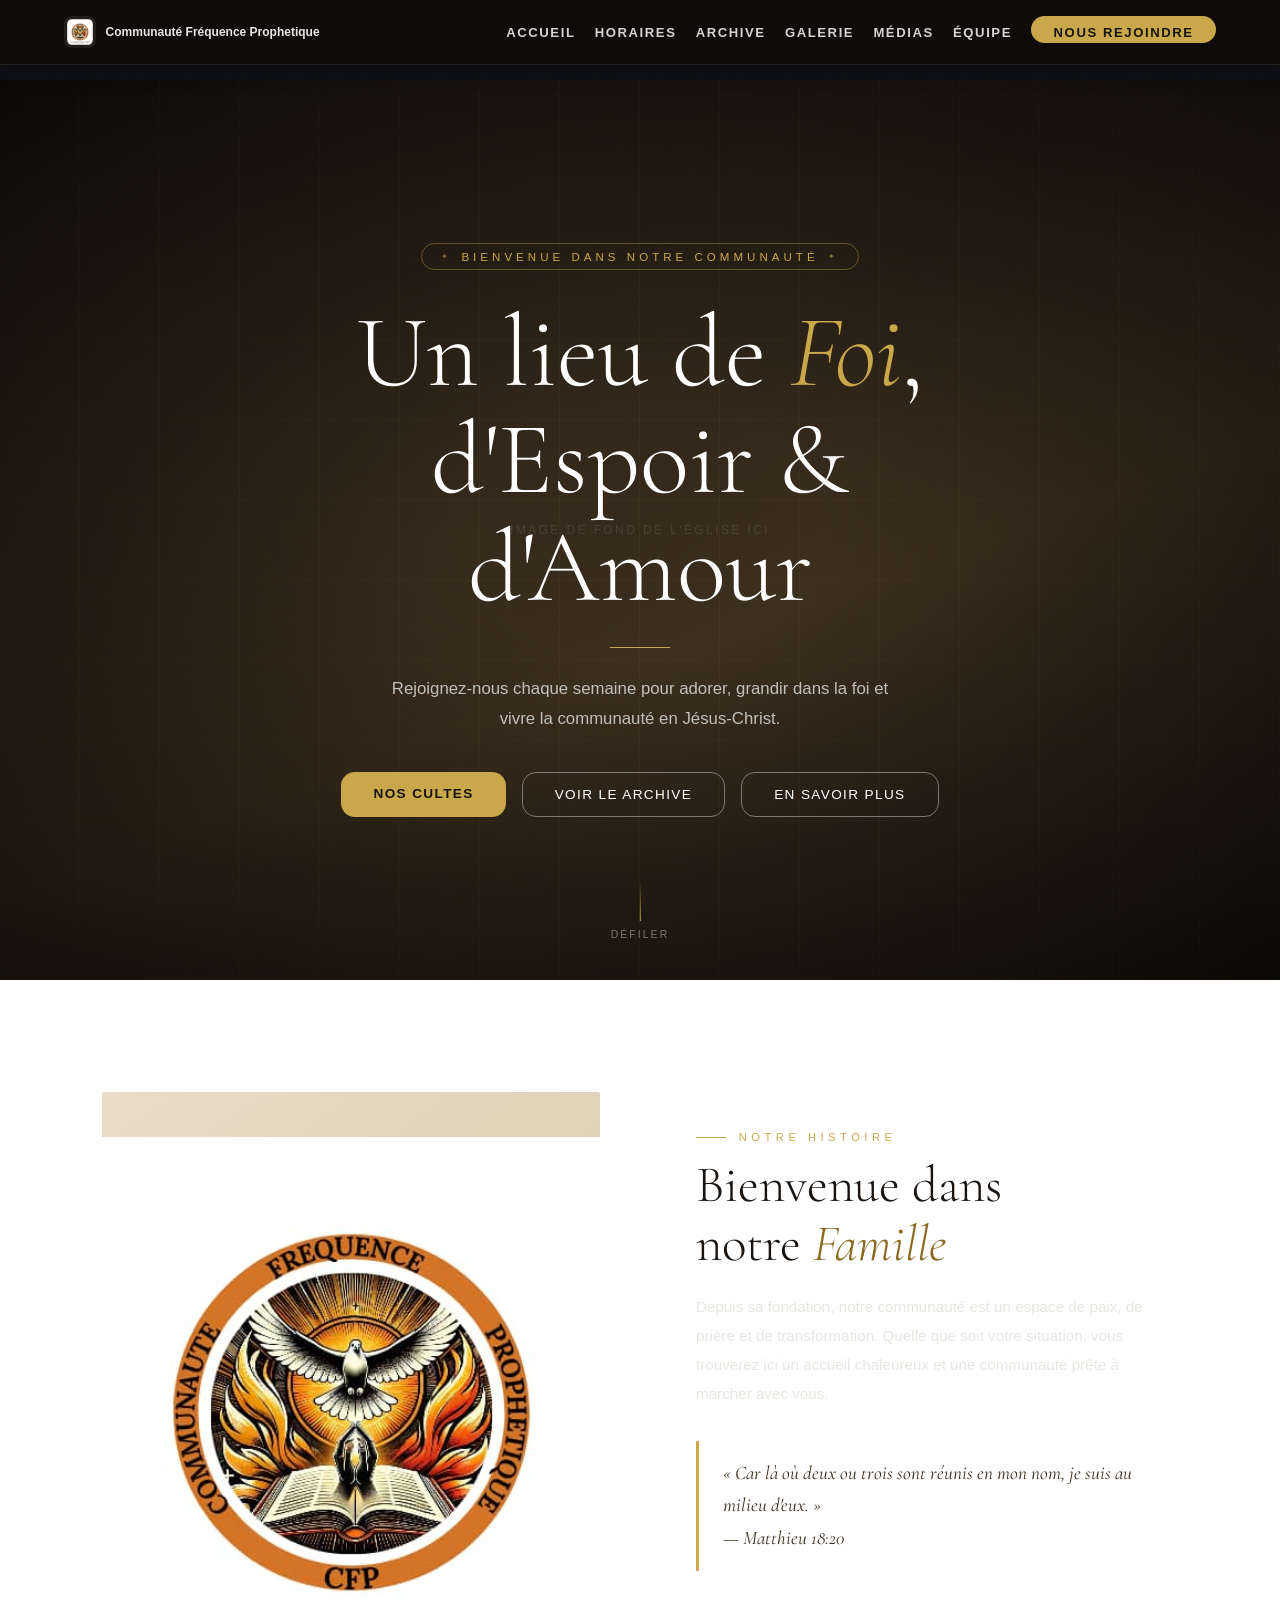
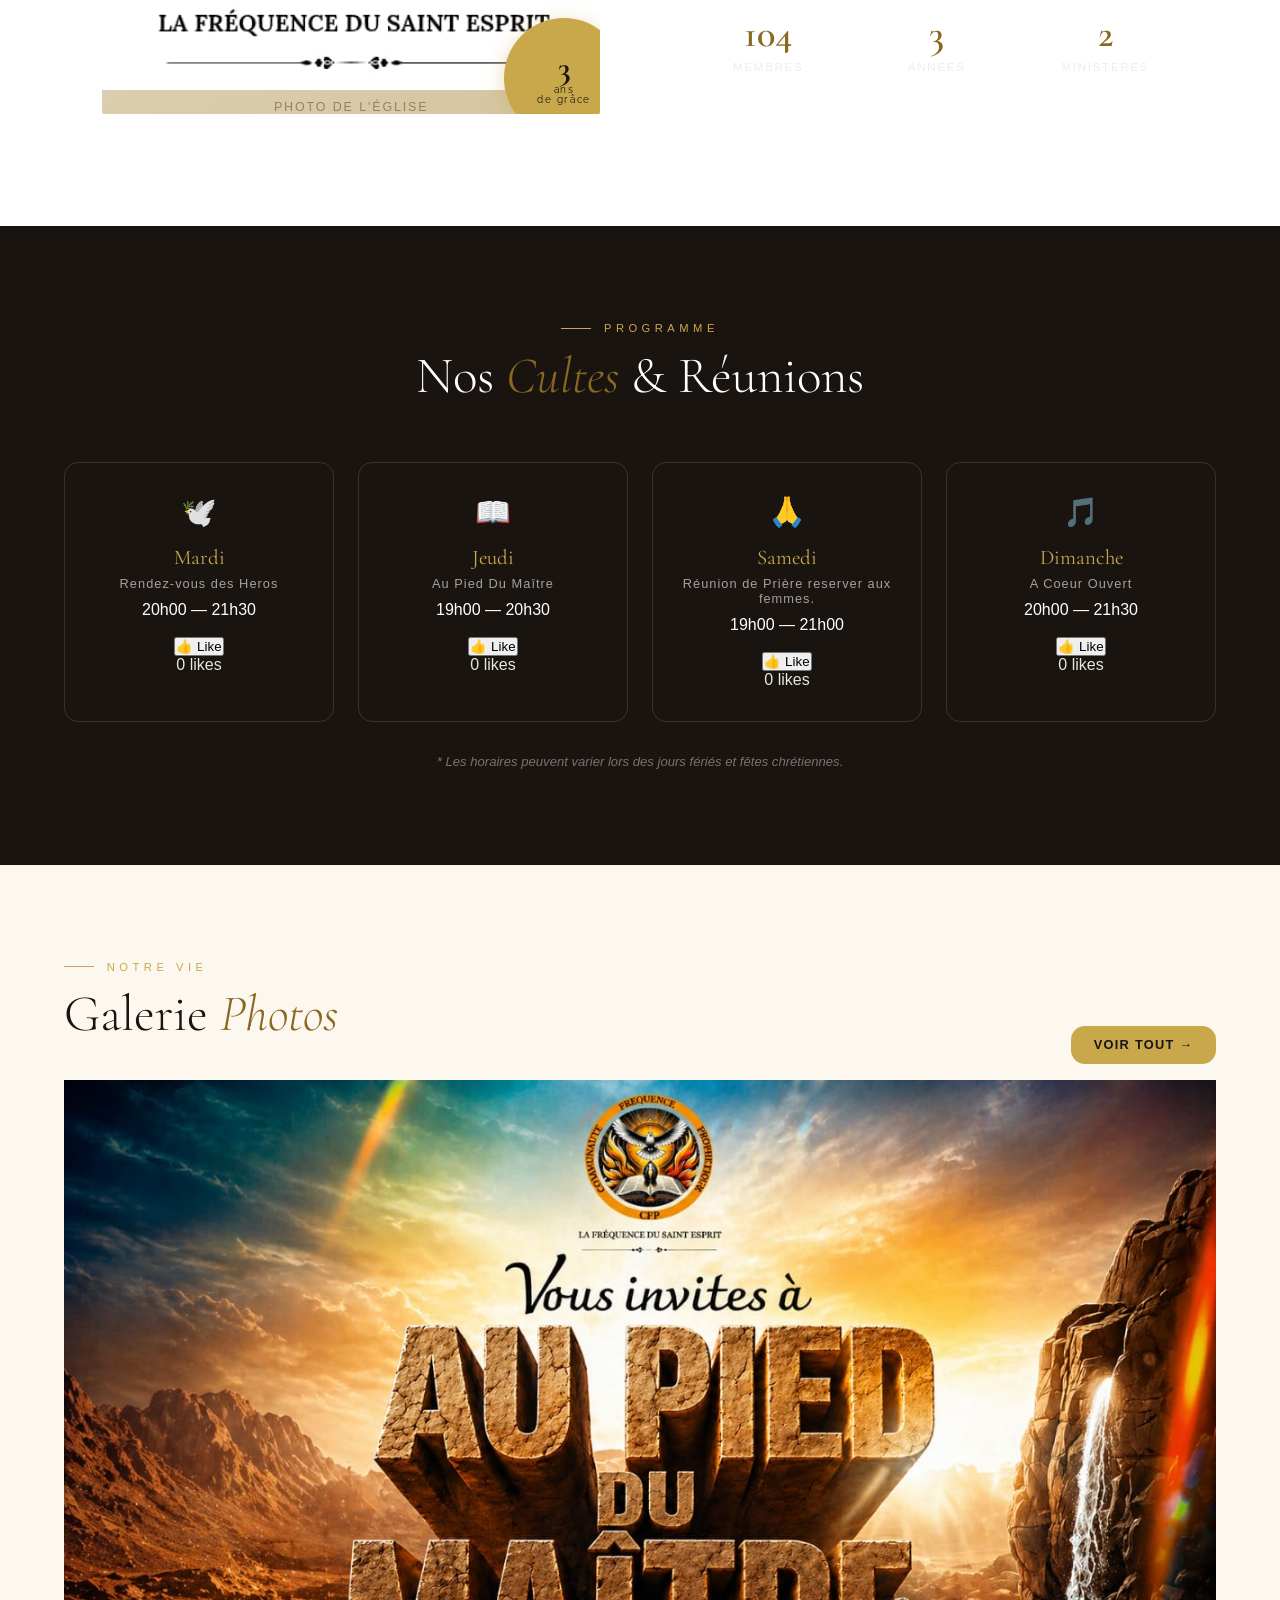
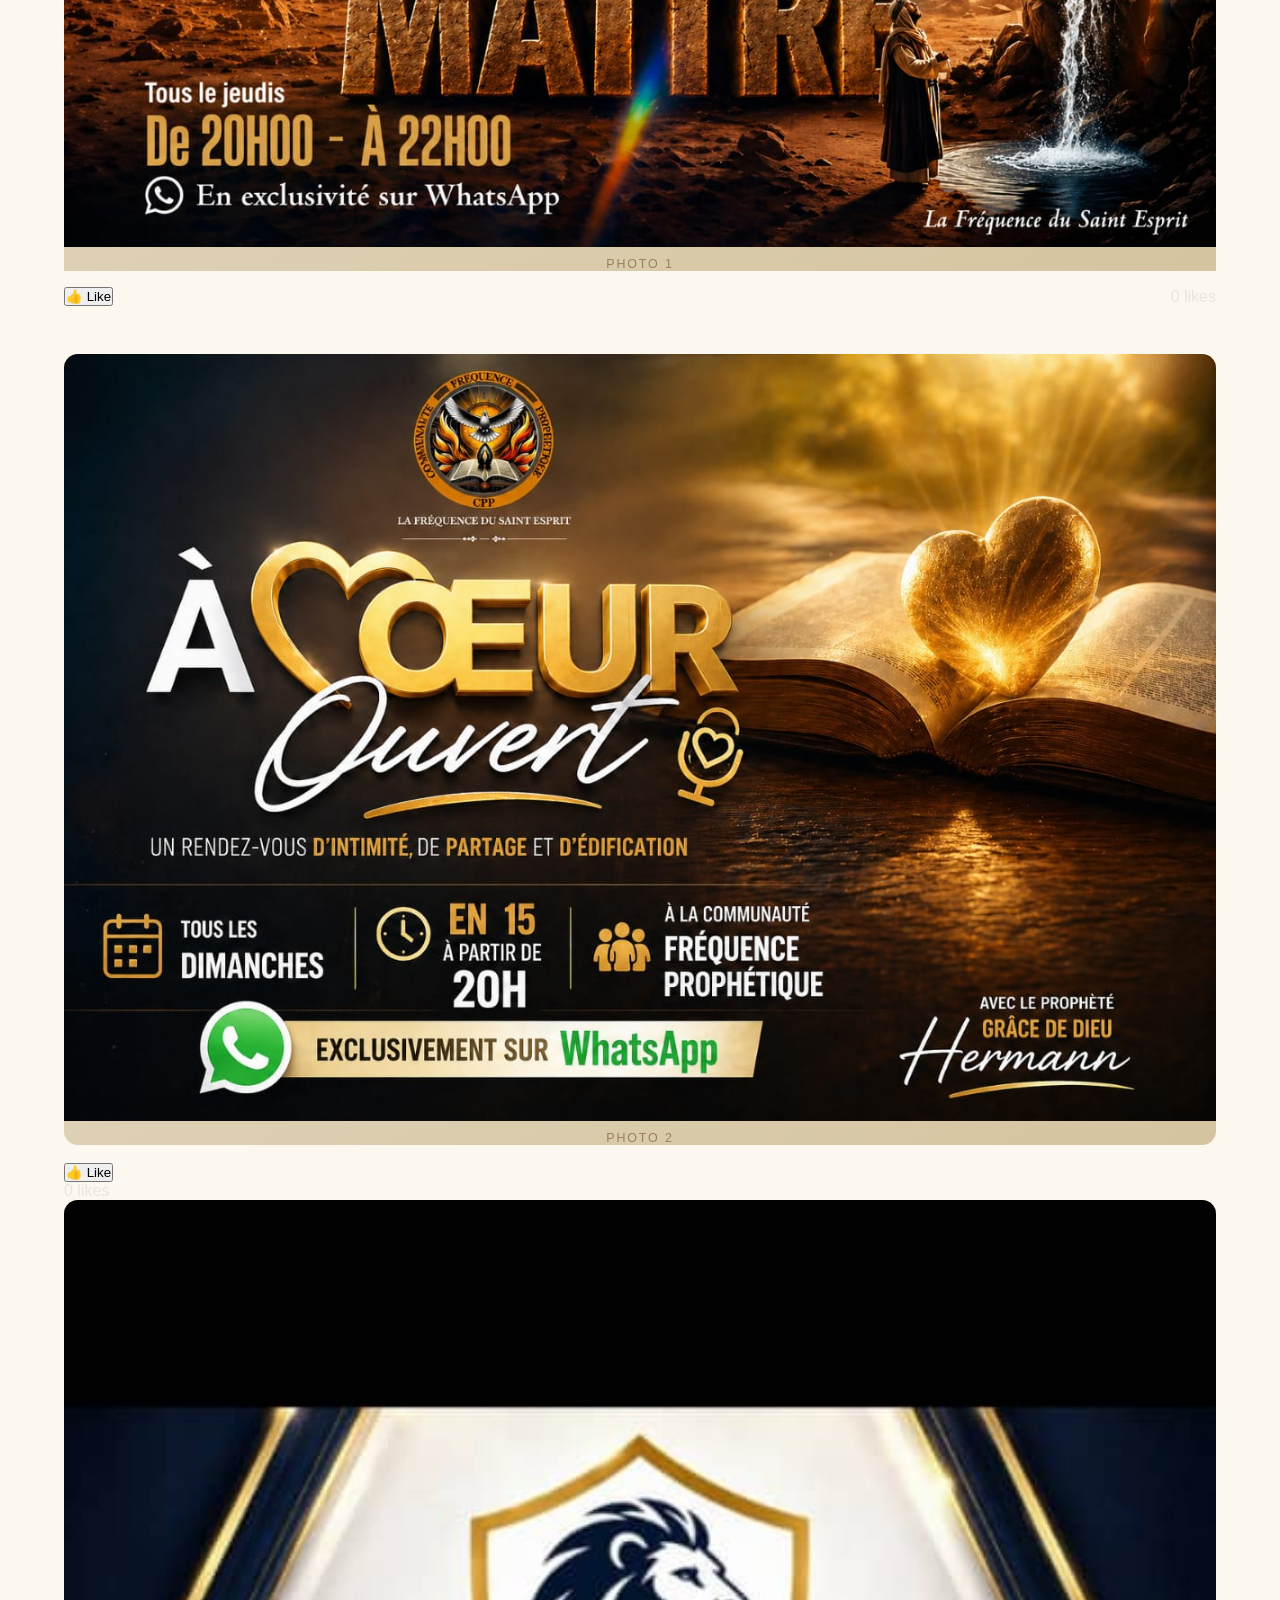
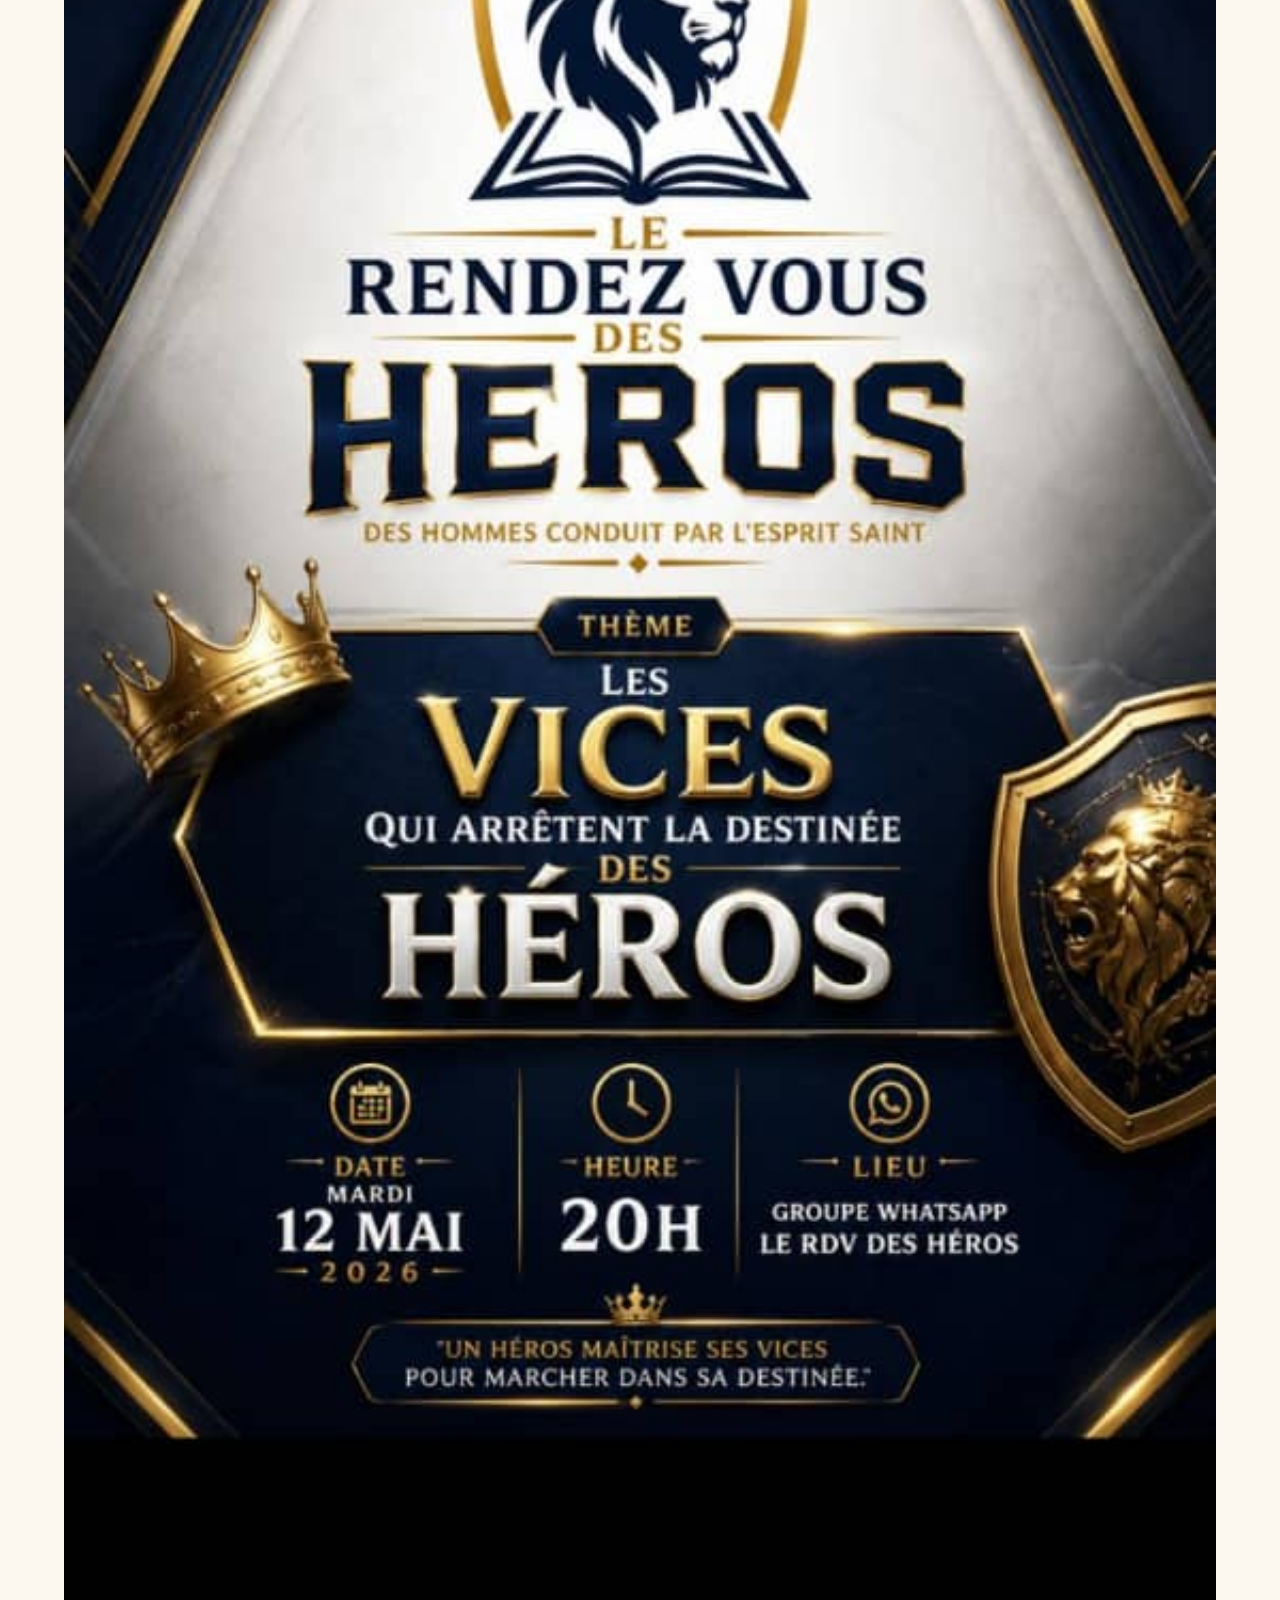
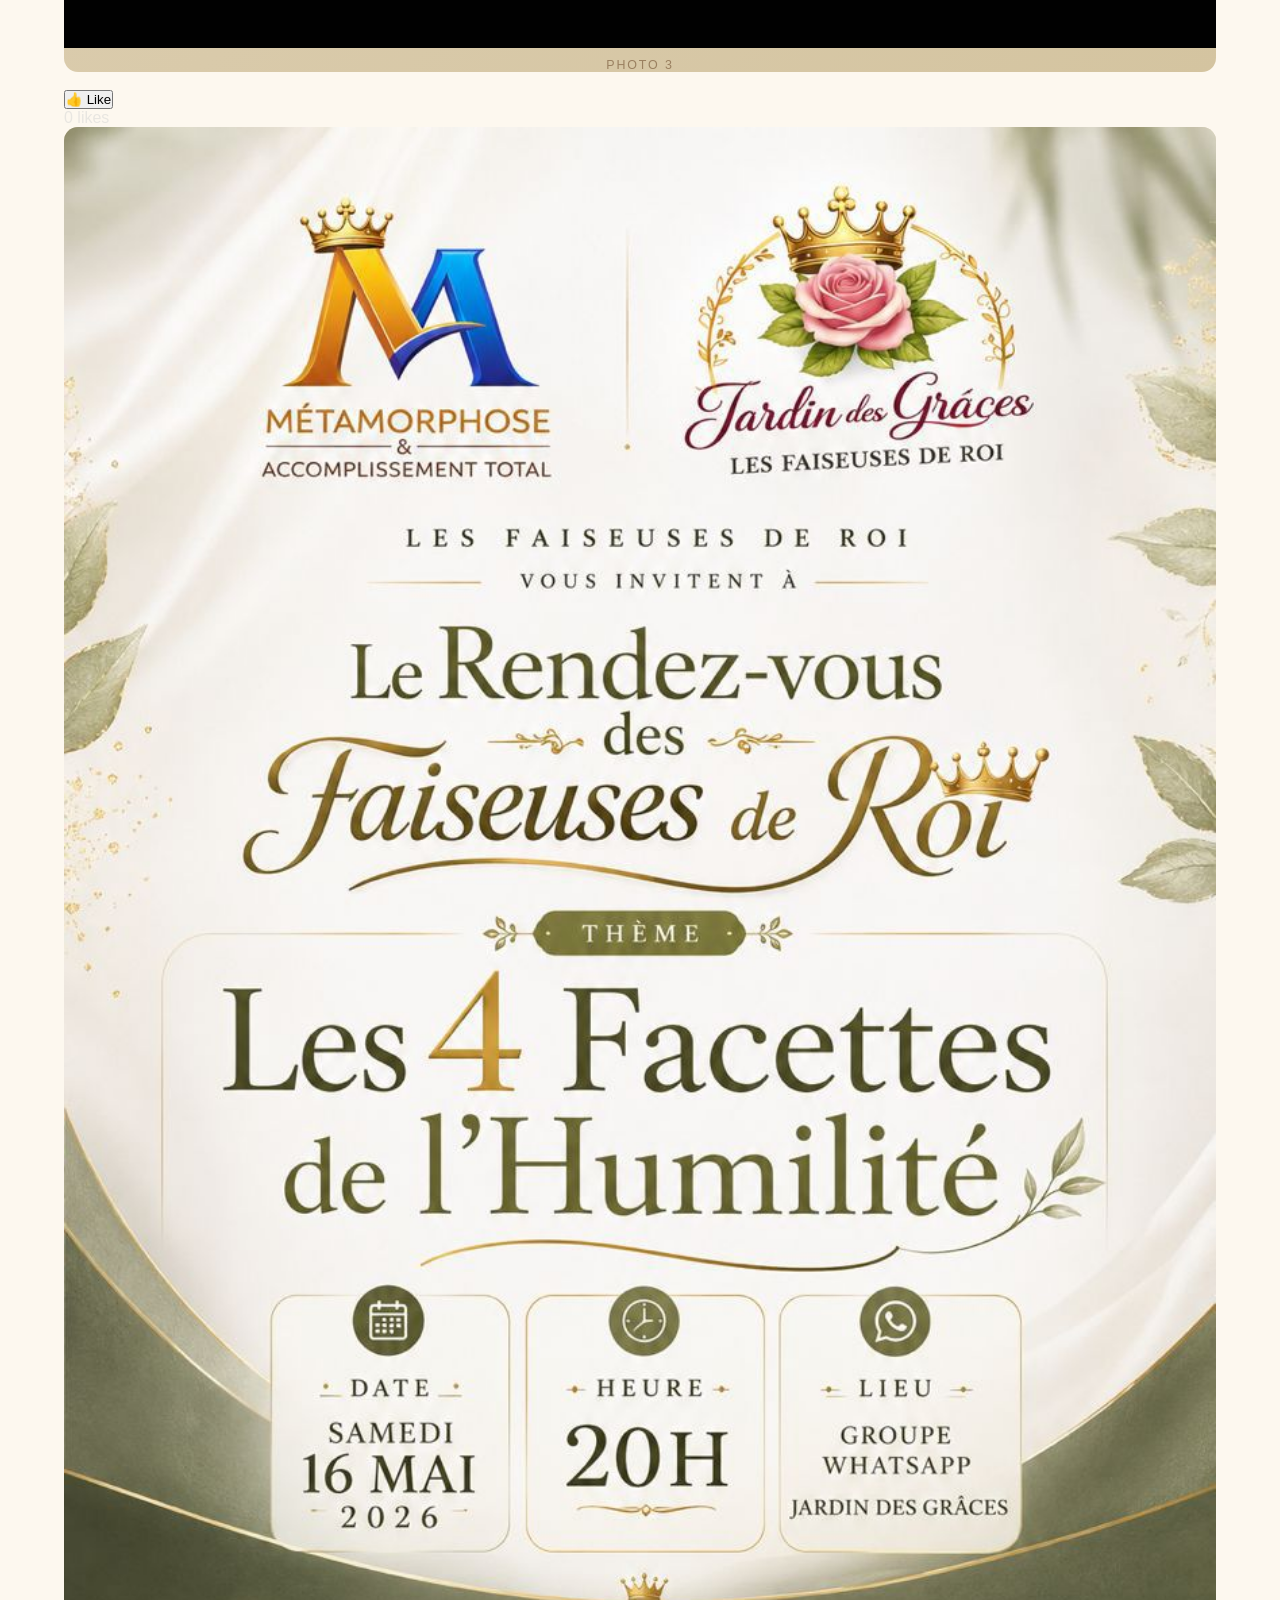
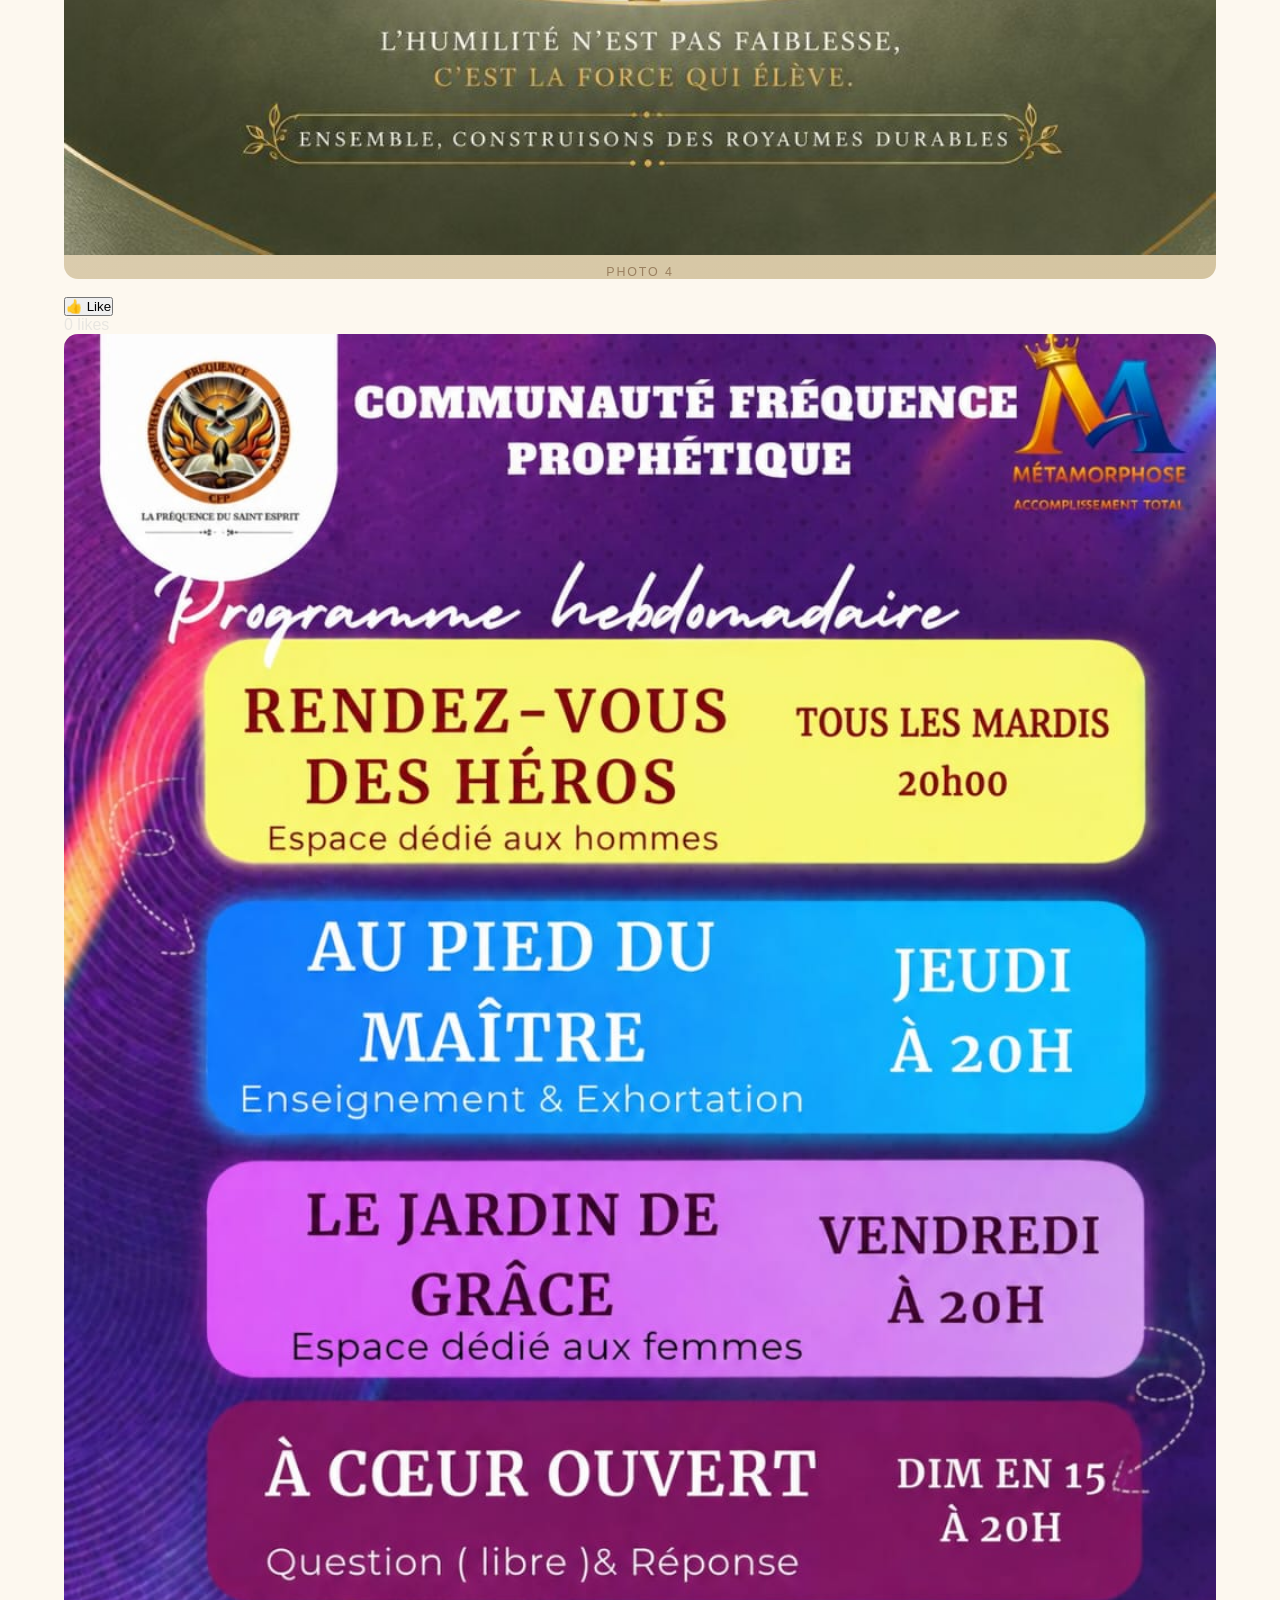
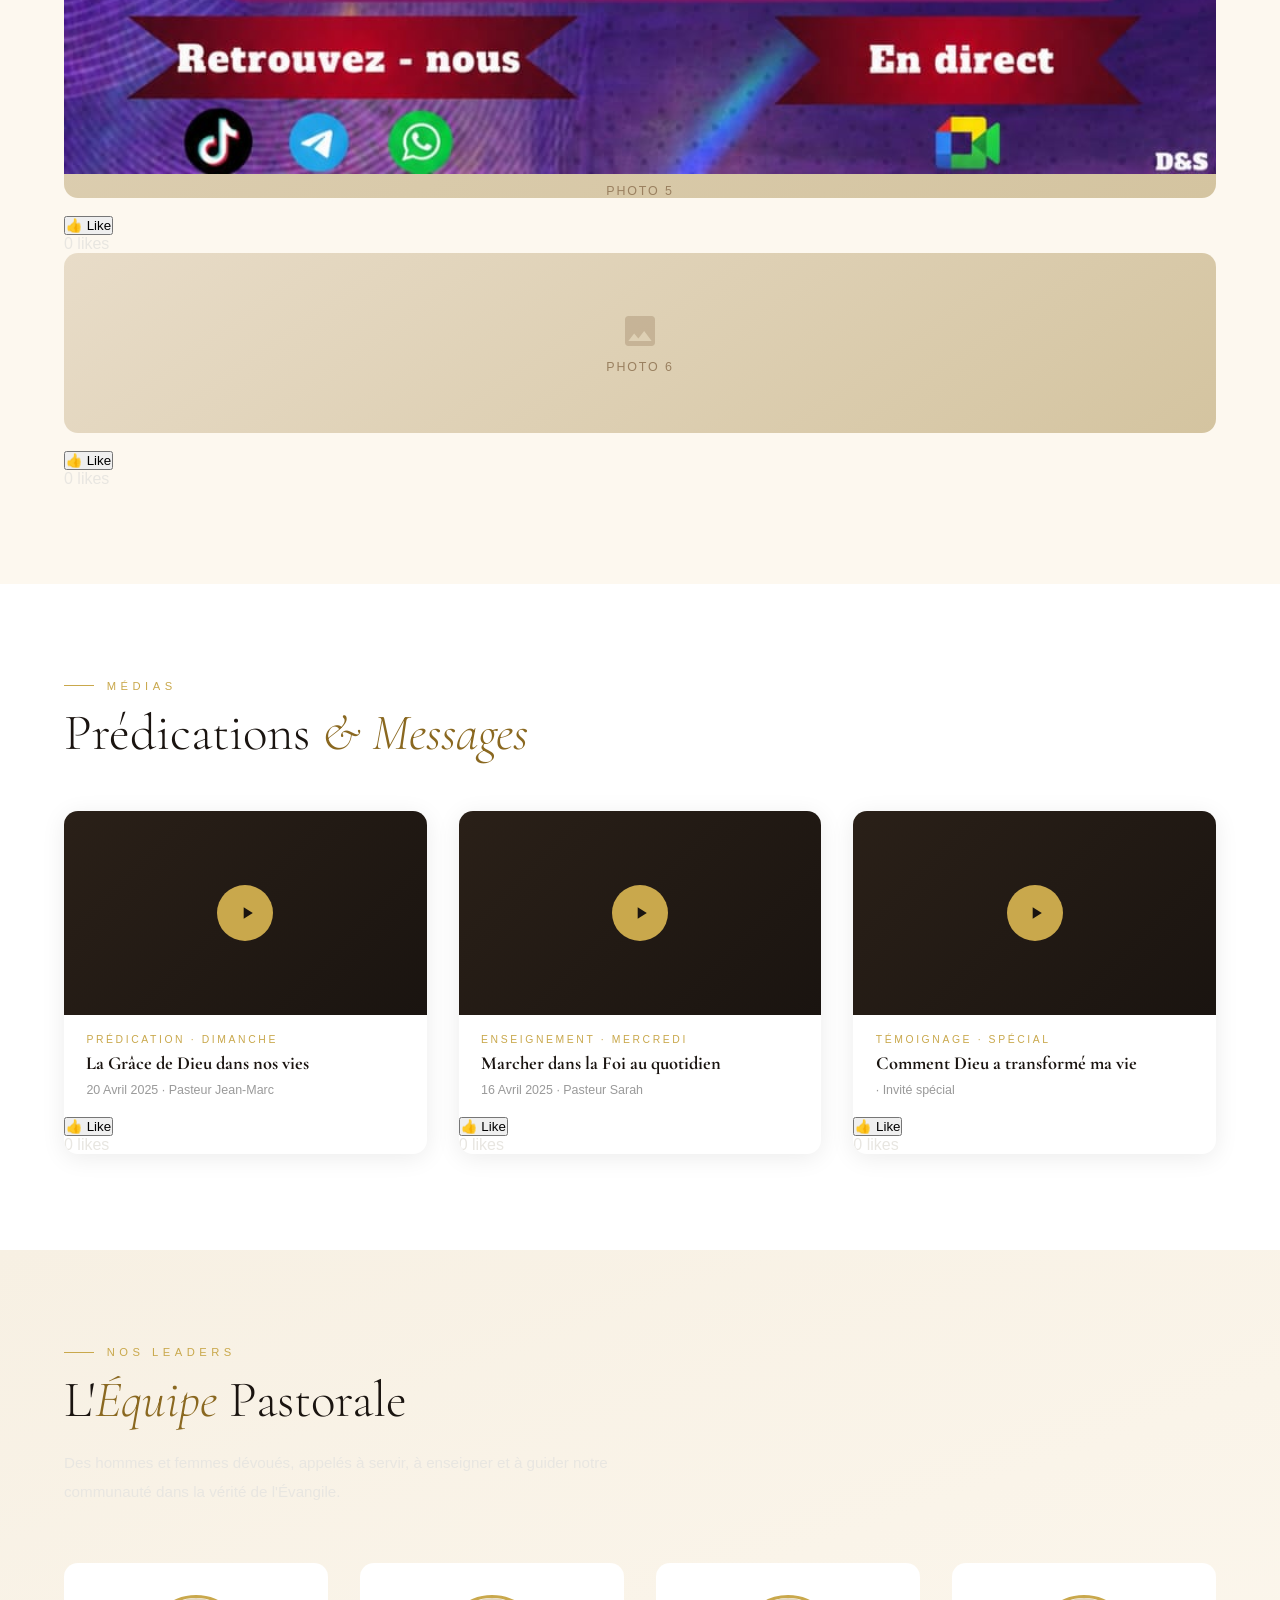
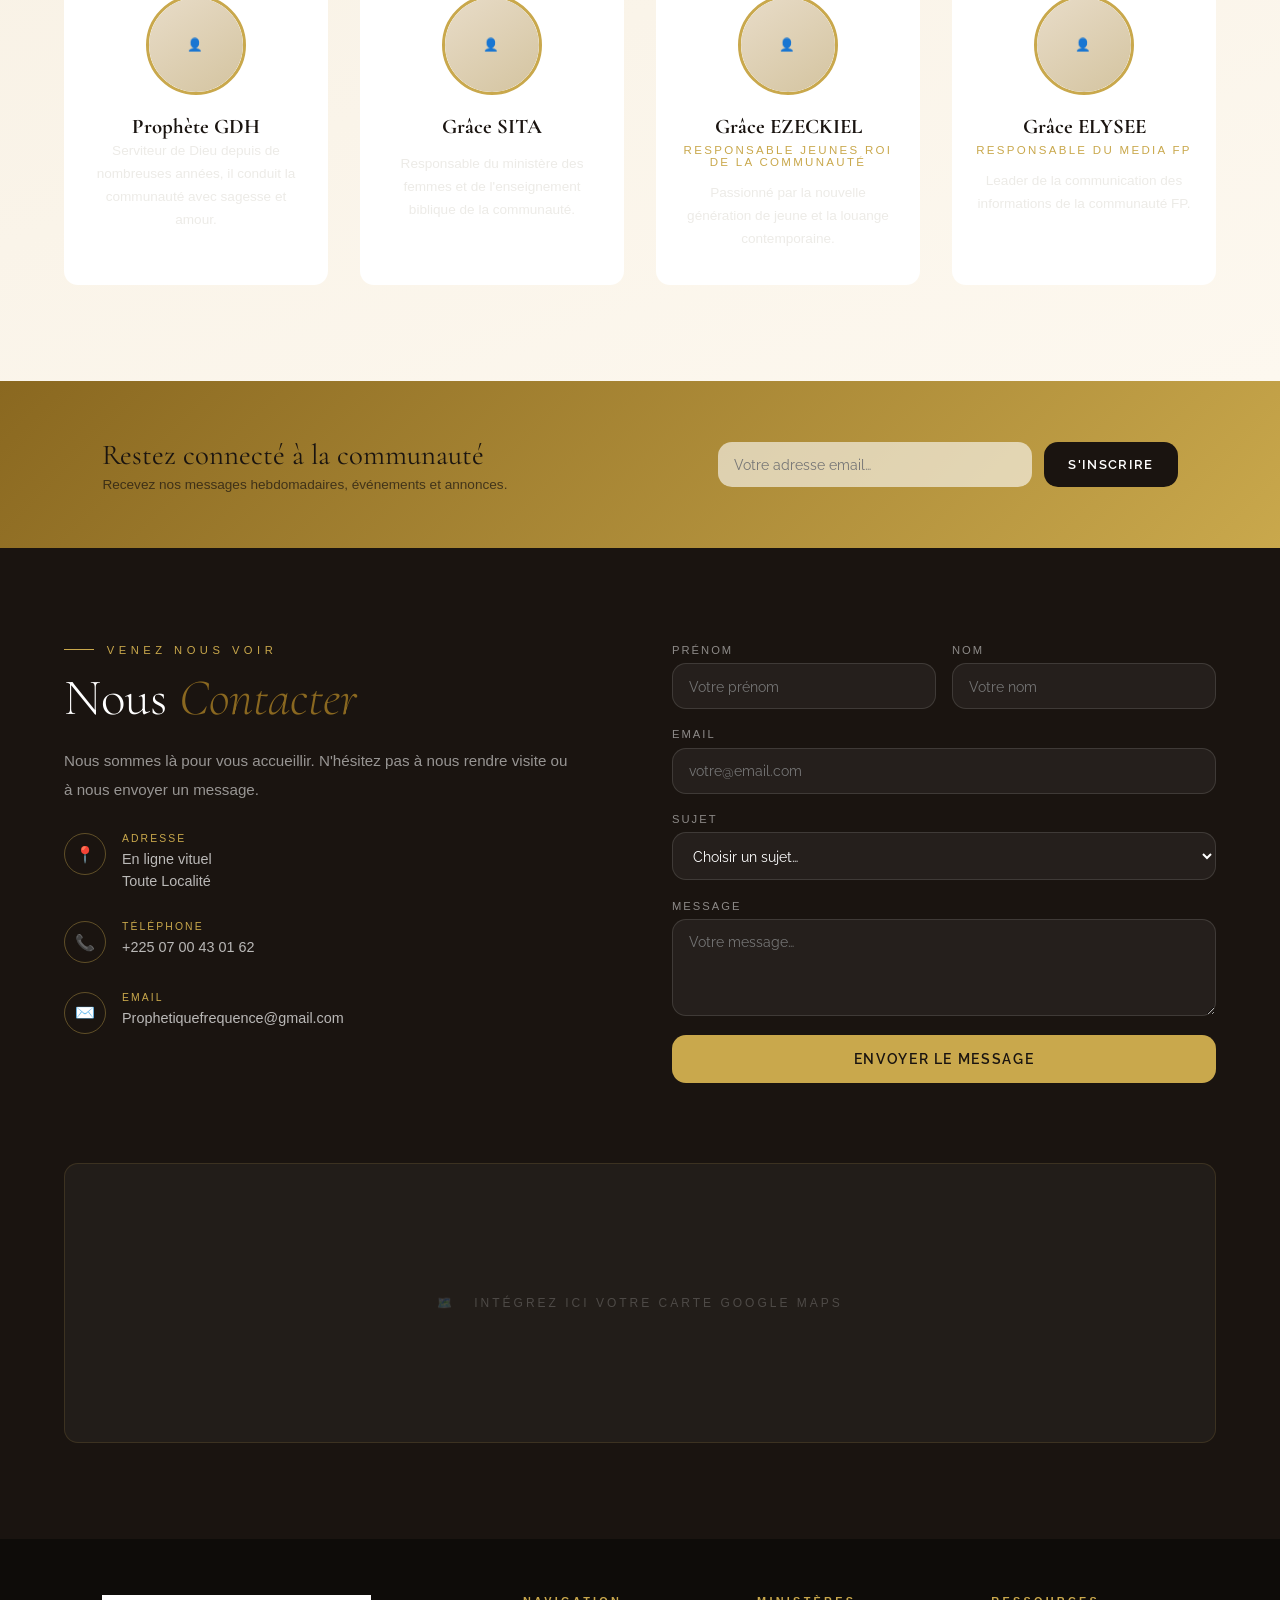
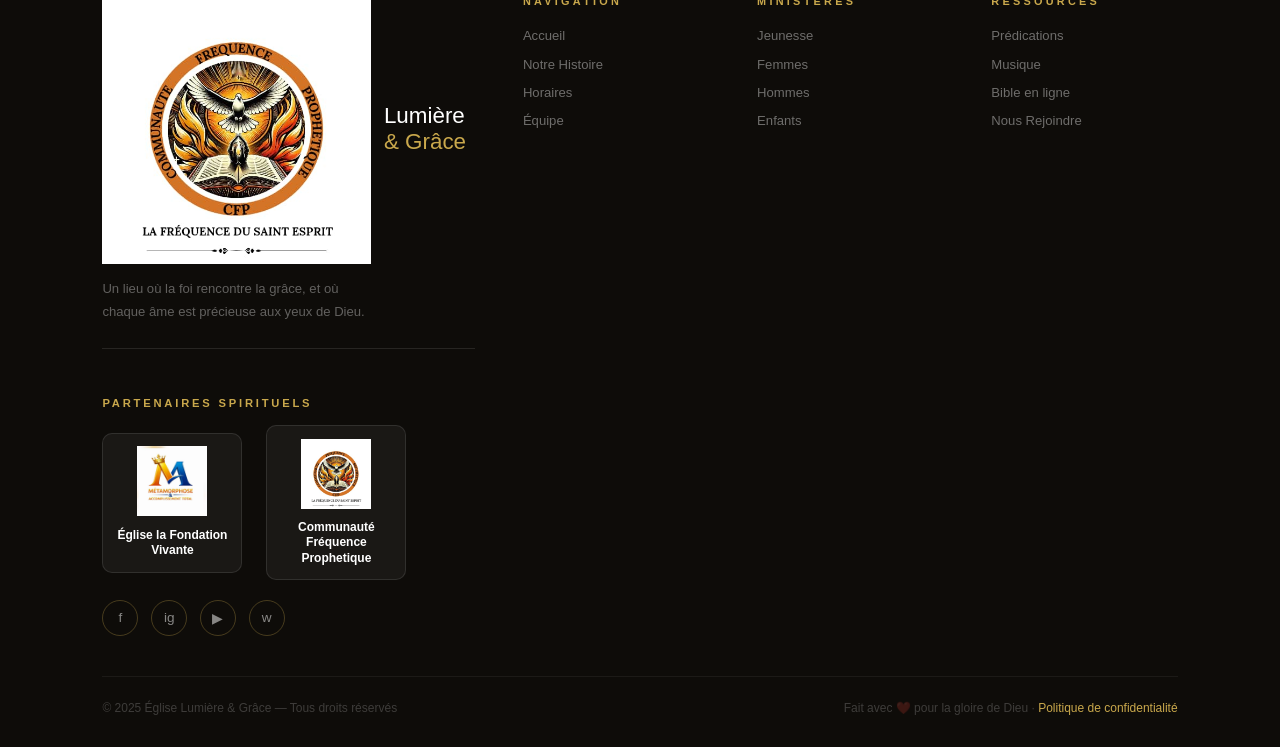
<file: index.html>
<!DOCTYPE html>
<html lang="fr">
<head>
  <meta charset="UTF-8" />
  <meta name="viewport" content="width=device-width, initial-scale=1.0"/>
  <meta name="description" content="Église Lumière & Grâce - Un lieu de foi, d'espoir et d'amour à Abidjan. Découvrez nos cultes, programmes et communauté chrétienne." />
  <meta name="keywords" content="église, chrétien, Abidjan, culte, prière, communauté, foi, grâce" />
  <title>Église — Lumière & Grâce</title>
  <link rel="preconnect" href="https://fonts.googleapis.com">
  <link rel="preconnect" href="https://fonts.gstatic.com" crossorigin>
  <link href="https://fonts.googleapis.com/css2?family=Cormorant+Garamond:ital,wght@0,300;0,400;0,600;0,700;1,300;1,400&family=Raleway:wght@300;400;500;600&display=swap" rel="stylesheet">
  <link rel="stylesheet" href="styles.css">
</head>
<body>

<!-- ═══════════════════ LOADER ═══════════════════ -->
<div id="loader">
  <div class="loader-cross"></div>
  <p class="loader-text">Chargement…</p>
</div>

<!-- ═══════════════════ NAVBAR ═══════════════════ -->
<nav id="navbar" role="navigation" aria-label="Menu principal">
  <div class="nav-partners">

    <div class="partner-item">
      <img src="image logo/WhatsApp Image 2026-04-25 at 00.08.05.jpeg" alt="Logo de la Communauté Fréquence Prophetique">
      <span><strong>Communauté Fréquence Prophetique</strong></span>
    </div>
  </div>

  <ul class="nav-links">
    <li><a href="#accueil">Accueil</a></li>
    <li><a href="#horaires">Horaires</a></li>
    <li><a href="archive.html">Archive</a></li>
    <li><a href="#galerie">Galerie</a></li>
    <li><a href="#videos">Médias</a></li>
    <li><a href="#equipe">Équipe</a></li>
    <li><a href="#contact" class="nav-cta">Nous Rejoindre</a></li>
  </ul>

  <button class="burger" id="burger" type="button" aria-label="Ouvrir le menu" aria-expanded="false">
    <span></span><span></span><span></span>
  </button>
</nav>

<!-- Mobile menu -->
<nav class="mobile-menu" id="mobileMenu" role="navigation" aria-label="Menu mobile" aria-hidden="true">
  <a href="#accueil"  onclick="closeMenu()">Accueil</a>
  <a href="#horaires" onclick="closeMenu()">Horaires</a>
  <a href="archive.html" onclick="closeMenu()">Archive</a>
  <a href="#galerie"  onclick="closeMenu()">Galerie</a>
  <a href="#videos"   onclick="closeMenu()">Médias</a>
  <a href="#equipe"   onclick="closeMenu()">Équipe</a>
  <a href="#contact"  onclick="closeMenu()">Contact</a>
</nav>

<main>

<!-- ═══════════════════ HERO ═══════════════════ -->
<section id="hero">
  <div class="hero-bg">
    <!-- ↓ Remplacez le div ci-dessous par une balise <img> ou laissez un background CSS -->
    <div class="hero-bg-placeholder">IMAGE DE FOND DE L'ÉGLISE ICI</div>
  </div>

  <div class="hero-content">
    <div class="hero-badge">Bienvenue dans notre communauté</div>
    <h1 class="hero-title">
      Un lieu de <em>Foi</em>,<br>d'Espoir & d'Amour
    </h1>
    <div class="hero-divider"></div>
    <p class="hero-sub">
      Rejoignez-nous chaque semaine pour adorer, grandir dans la foi
      et vivre la communauté en Jésus-Christ.
    </p>
    <div class="hero-btns">
      <a href="#horaires" class="btn-gold">Nos Cultes</a>
      <a href="archive.html" class="btn-outline">Voir le archive</a>
      <a href="#accueil"  class="btn-outline">En Savoir Plus</a>
    </div>
  </div>

  <div class="hero-scroll">Défiler</div>
</section>

<!-- ═══════════════════ ACCUEIL / BIENVENUE ═══════════════════ -->
<section id="accueil">
  <div class="welcome-img reveal-left">
    <div class="gold-line"></div>
    <div class="img-placeholder">
      <!-- Remplacez par : <img src="eglise-photo.jpg" alt="Notre église"> -->
      <svg viewBox="0 0 24 24" xmlns="http://www.w3.org/2000/svg" fill="currentColor">
       <img src="image logo/WhatsApp Image 2026-04-25 at 00.08.05.jpeg" alt="">
      </svg>
      <span>Photo de l'Église</span>
    </div>
    <div class="badge-img">
      <span>3</span>
      <small>ans<br>de grâce</small>
    </div>
  </div>

  <div class="welcome-text">
    <p class="section-label reveal">Notre Histoire</p>
    <h2 class="section-title reveal delay-1">Bienvenue dans<br>notre <em>Famille</em></h2>
    <p class="section-desc reveal delay-2">
      Depuis sa fondation, notre communauté est un espace de paix, de prière et de
      transformation. Quelle que soit votre situation, vous trouverez ici un accueil
      chaleureux et une communauté prête à marcher avec vous.
    </p>
    <blockquote class="welcome-quote reveal delay-3">
      « Car là où deux ou trois sont réunis en mon nom, je suis au milieu d'eux. »<br>
      <cite>— Matthieu 18:20</cite>
    </blockquote>
    <div class="stats-row reveal delay-4">
      <div class="stat-item">
        <span class="stat-num" data-target="104">0</span>
        <span class="stat-lbl">Membres</span>
      </div>
      <div class="stat-item">
        <span class="stat-num" data-target="3">0</span>
        <span class="stat-lbl">Années</span>
      </div>
      <div class="stat-item">
        <span class="stat-num" data-target="2">0</span>
        <span class="stat-lbl">Ministères</span>
      </div>
    </div>
  </div>
</section>

<!-- ═══════════════════ HORAIRES ═══════════════════ -->
<section id="horaires">
  <p class="section-label reveal justify-center">Programme</p>
  <h2 class="section-title reveal delay-1 section-title light text-center">Nos <em class="text-gold">Cultes</em> & Réunions</h2>

  <div class="horaires-grid">
    <div class="horaire-card reveal delay-1">
      <span class="icon">🕊️</span>
      <p class="horaire-day">Mardi</p>
      <p class="horaire-service">Rendez-vous des Heros</p>
      <p class="horaire-time">20h00 — 21h30</p><br>
      <button class="likeBtn">👍 Like</button>
<p class="likeCount">0 likes</p>
    </div>
    <div class="horaire-card reveal delay-2">
      <span class="icon">📖</span>
      <p class="horaire-day">Jeudi</p>
      <p class="horaire-service">Au Pied Du Maître</p>
      <p class="horaire-time">19h00 — 20h30</p><br>
      <button class="likeBtn">👍 Like</button>
<p class="likeCount">0 likes</p>
    </div>
    <div class="horaire-card reveal delay-3">
      <span class="icon">🙏</span>
      <p class="horaire-day">Samedi </p>
      <p class="horaire-service">Réunion de Prière reserver aux femmes.</p>
      <p class="horaire-time">19h00 — 21h00</p><br>
      <button class="likeBtn">👍 Like</button>
<p class="likeCount">0 likes</p>
    </div>
    <div class="horaire-card reveal delay-4">
      <span class="icon">🎵</span>
      <p class="horaire-day">Dimanche</p>
      <p class="horaire-service">A Coeur Ouvert</p>
      <p class="horaire-time">20h00 — 21h30</p><br>
      <button class="likeBtn">👍 Like</button>
<p class="likeCount">0 likes</p>
    </div>
  </div>
  <p class="horaires-note reveal">* Les horaires peuvent varier lors des jours fériés et fêtes chrétiennes.</p>
</section>

<!-- ═══════════════════ GALERIE ═══════════════════ -->
<section id="galerie">
  <div class="galerie-header">
    <div>
      <p class="section-label reveal">Notre vie</p>
      <h2 class="section-title reveal delay-1">Galerie <em>Photos</em></h2>
    </div>
      <a href="#" class="btn-gold btn-sm reveal">Voir tout →</a>
      <div class="img-placeholder">
        <img src="image logo/im.jpeg" alt="">
        <span>Photo 1</span>
      </div>
      <div class="gallery-overlay"><span>Au Pied Du Maître</span></div>
      <button class="likeBtn">👍 Like</button>
<p class="likeCount">0 likes</p>
    </div>
    <div class="gallery-item reveal delay-1">
      <div class="img-placeholder" style="min-height:160px">
       <img src="image logo/im1.jpeg" alt="">
        <span>Photo 2</span>
      </div>
      <div class="gallery-overlay"><span>A coeur Ouvert</span></div>

    </div><br>
          <button class="likeBtn">👍 Like</button>
<p class="likeCount">0 likes</p>
    <div class="gallery-item reveal delay-2">
      <div class="img-placeholder" style="min-height:160px">
       <img src="image logo/im2.jpeg" alt="">
        <span>Photo 3</span>
      </div>
      <div class="gallery-overlay"><span>rendez-vous des Heros</span></div>
    </div><br>
          <button class="likeBtn">👍 Like</button>
<p class="likeCount">0 likes</p>
    <div class="gallery-item reveal delay-3">
      <div class="img-placeholder" style="min-height:160px">
       <img src="image logo/im3.jpeg" alt="">
        <span>Photo 4</span>
      </div>
      <div class="gallery-overlay"><span>Les 4 Facette de L'Humanité</span></div>
    </div><br>
          <button class="likeBtn">👍 Like</button>
<p class="likeCount">0 likes</p>
    <div class="gallery-item reveal delay-4">
      <div class="img-placeholder" style="min-height:160px">
       <img src="image logo/im4.jpeg" alt="">
        <span>Photo 5</span>
      </div>
      <div class="gallery-overlay"><span>Mariage Chrétien</span></div>
    </div><br>
          <button class="likeBtn">👍 Like</button>
<p class="likeCount">0 likes</p>
    <div class="gallery-item reveal delay-1">
      <div class="img-placeholder" style="min-height:180px">
        <svg viewBox="0 0 24 24" fill="currentColor" width="28" height="28"><path d="M21 19V5c0-1.1-.9-2-2-2H5c-1.1 0-2 .9-2 2v14c0 1.1.9 2 2 2h14c1.1 0 2-.9 2-2zM8.5 13.5l2.5 3.01L14.5 12l4.5 6H5l3.5-4.5z"/></svg>
        <span>Photo 6</span>
      </div>
      <div class="gallery-overlay"><span>Fête de Pâques</span></div>
    </div><br>
          <button class="likeBtn">👍 Like</button>
<p class="likeCount">0 likes</p>
  </div>
</section>

<!-- ═══════════════════ VIDÉOS ═══════════════════ -->
<section id="videos">
  <p class="section-label reveal">Médias</p>
  <h2 class="section-title reveal delay-1">Prédications <em>& Messages</em></h2>

  <div class="videos-grid">
    <!-- CARTE VIDÉO 1 -->
    <div class="video-card reveal delay-1">
      <div class="video-wrapper">
        <div class="video-placeholder">
          <!-- Option A : Vidéo locale
          <video src="sermon1.mp4" controls poster="thumb1.jpg"></video>
          -->
          <!-- Option B : YouTube embed
          <iframe src="https://www.youtube.com/embed/VOTRE_ID" allowfullscreen></iframe>
          -->
          <div class="play-btn">
            <svg viewBox="0 0 24 24" width="20" height="20"><path d="M8 5v14l11-7z"/></svg>
          </div>
        </div>
      </div>
      <div class="video-info">
        <p class="video-tag">Prédication · Dimanche</p>
        <h3 class="video-title-card">La Grâce de Dieu dans nos vies</h3>
        <span class="video-date">20 Avril 2025 · Pasteur Jean-Marc</span>
      </div><button class="likeBtn">👍 Like</button>
<p class="likeCount">0 likes</p>
    </div>
    

    <!-- CARTE VIDÉO 2 -->
    <div class="video-card reveal delay-2">
      <div class="video-wrapper">
        <div class="video-placeholder">
          <div class="play-btn">
            <svg viewBox="0 0 24 24" width="20" height="20"><path d="M8 5v14l11-7z"/></svg>
          </div>
        </div>
      </div>
      <div class="video-info">
        <p class="video-tag">Enseignement · Mercredi</p>
        <h3 class="video-title-card">Marcher dans la Foi au quotidien</h3>
        <span class="video-date">16 Avril 2025 · Pasteur Sarah</span>
      </div>
      <button class="likeBtn">👍 Like</button>
<p class="likeCount">0 likes</p>
    </div>

    <!-- CARTE VIDÉO 3 -->
    <div class="video-card reveal delay-3">
      <div class="video-wrapper">
        <div class="video-placeholder">
          <div class="play-btn">
            <svg viewBox="0 0 24 24" width="20" height="20"><path d="M8 5v14l11-7z"/></svg>
          </div>
        </div>
      </div>
      <div class="video-info">
        <p class="video-tag">Témoignage · Spécial</p>
        <h3 class="video-title-card">Comment Dieu a transformé ma vie</h3>
        <span class="video-date"> · Invité spécial</span>
      </div>
      <button class="likeBtn">👍 Like</button>
<p class="likeCount">0 likes</p>
    </div>
  </div>
</section>

<!-- ═══════════════════ ÉQUIPE ═══════════════════ -->
<section id="equipe">
  <p class="section-label reveal">Nos Leaders</p>
  <h2 class="section-title reveal delay-1">L'<em>Équipe</em> Pastorale</h2>
  <p class="section-desc reveal delay-2">
    Des hommes et femmes dévoués, appelés à servir, à enseigner et à guider
    notre communauté dans la vérité de l'Évangile.
  </p>

  <div class="equipe-grid">
    <div class="membre-card reveal delay-1">
      <div class="membre-photo">
        <div class="img-placeholder">
          <!-- <img src="pasteur1.jpg" alt="Pasteur Principal"> -->
          👤
        </div>
      </div>
      <h3 class="membre-name">Prophète GDH </h3>

      <p class="membre-desc">Serviteur de Dieu depuis de nombreuses années, il conduit la communauté avec sagesse et amour.</p>
    </div>
    <div class="membre-card reveal delay-2">
      <div class="membre-photo">
        <div class="img-placeholder">👤</div>
      </div>
      <h3 class="membre-name">Grâce SITA</h3>
      <p class="membre-role"></p>
      <p class="membre-desc">Responsable du ministère des femmes et de l'enseignement biblique de la communauté.</p>
    </div>
    <div class="membre-card reveal delay-3">
      <div class="membre-photo">
        <div class="img-placeholder">👤</div>
      </div>
      <h3 class="membre-name">Grâce EZECKIEL</h3>
      <p class="membre-role">Responsable Jeunes Roi de la communauté</p>
      <p class="membre-desc">Passionné par la nouvelle génération de jeune et la louange contemporaine.</p>
    </div>
    <div class="membre-card reveal delay-4">
      <div class="membre-photo">
        <div class="img-placeholder">👤</div>
      </div>
      <h3 class="membre-name">Grâce ELYSEE</h3>
      <p class="membre-role">Responsable du Media FP</p>
      <p class="membre-desc">Leader de la communication des informations de la communauté FP.</p>
    </div>
  </div>
</section>

<!-- ═══════════════════ NEWSLETTER ═══════════════════ -->
<div class="newsletter reveal">
  <div>
    <h3>Restez connecté à la communauté</h3>
    <p>Recevez nos messages hebdomadaires, événements et annonces.</p>
  </div>
  <div class="newsletter-form">
    <input type="email" placeholder="Votre adresse email…">
    <button type="button">S'inscrire</button>
  </div>
</div>

<!-- ═══════════════════ CONTACT ═══════════════════ -->
<section id="contact">
  <div class="contact-info">
    <p class="section-label reveal">Venez nous voir</p>
    <h2 class="section-title reveal delay-1">Nous <em>Contacter</em></h2>
    <p class="section-desc reveal delay-2 text-light">
      Nous sommes là pour vous accueillir. N'hésitez pas à nous rendre visite
      ou à nous envoyer un message.
    </p>
    <div class="contact-detail reveal delay-2">
      <div class="contact-icon">📍</div>
      <div class="contact-text">
        <small>Adresse</small>
        <p>En ligne vituel<br>Toute Localité</p>
      </div>
    </div>
    <div class="contact-detail reveal delay-3">
      <div class="contact-icon">📞</div>
      <div class="contact-text">
        <small>Téléphone</small>
        <p>+225 07 00 43 01 62</p>
      </div>
    </div>
    <div class="contact-detail reveal delay-4">
      <div class="contact-icon">✉️</div>
      <div class="contact-text">
        <small>Email</small>
        <p>Prophetiquefrequence@gmail.com</p>
      </div>
    </div>
  </div>

  <form class="contact-form"  action="https://formspree.io/f/mqenwkap" method="POST">
    <div class="form-row">
      <div class="form-group">
        <label>Prénom</label>
        <input type="text" name="prenom" placeholder="Votre prénom">
      </div>
      <div class="form-group">
        <label>Nom</label>
        <input type="text" name="nom" placeholder="Votre nom">
      </div>
    </div>
    <div class="form-group">
      <label>Email</label>
      <input type="email" name="email" placeholder="votre@email.com">
    </div>
    <div class="form-group">
      <label>Sujet</label>
      <select name="sujet">
        <option value="">Choisir un sujet…</option>
        <option>Demande de prière</option>
        <option>Rejoindre l'église</option>
        <option>Baptême</option>
        <option>Mariage chrétien</option>
        <option>Autre demande</option>
      </select>
    </div>
    <div class="form-group">
      <label>Message</label>
      <textarea rows="4" name="message" placeholder="Votre message…"></textarea>
    </div>
    <button class="submit-btn" type="submit">Envoyer le Message</button>
  </form>

  <!-- CARTE / MAP -->
  <div class="map-placeholder">
    <!-- Décommentez et remplacez par votre lien Google Maps embed :
    <iframe src="https://www.google.com/maps/embed?pb=VOTRE_CLE" allowfullscreen loading="lazy"></iframe>
    -->
    🗺️ &nbsp; Intégrez ici votre carte Google Maps
  </div>
</section>
</main>

<!-- ═══════════════════ FOOTER ═══════════════════ -->
<footer>
  <div class="footer-top">
    <div class="footer-brand">
      <div class="nav-logo">
        <div class="logo-img">
          <img src="image logo/WhatsApp Image 2026-04-25 at 00.08.05.jpeg" alt="Logo - La Fréquence du Saint Esprit">
        </div>
        <span class="logo-name" style="color:var(--white)">Lumière <span style="color:var(--gold)">& Grâce</span></span>
      </div>
      <p>Un lieu où la foi rencontre la grâce, et où chaque âme est précieuse aux yeux de Dieu.</p>
      <div class="logos-partners">
        <h4 style="color: var(--gold); font-size: 0.7rem; letter-spacing: 0.25em; text-transform: uppercase; margin-bottom: 1rem; margin-top: 1.5rem;">Partenaires Spirituels</h4>
        <div class="partners-logos">
          <a href="#" class="partner-logo" title="Église la Fondation Vivante">
            <img src="image logo/WhatsApp Image 2026-04-25 at 00.08.39.jpeg" alt="Église la Fondation Vivante">
            <span class="partner-name"><strong>Église la Fondation Vivante</strong></span>
          </a>
          <a href="#" class="partner-logo" title="Communauté Fréquence Prophetique">
            <img src="image logo/WhatsApp Image 2026-04-25 at 00.08.05.jpeg" alt="Communauté Fréquence Prophetique">
            <span class="partner-name"><strong>Communauté Fréquence Prophetique</strong></span>
          </a>
        </div>
      </div>
      <div class="socials">
        <a href="#" class="social-btn" title="Facebook">f</a>
        <a href="#" class="social-btn" title="Instagram">ig</a>
        <a href="#" class="social-btn" title="YouTube">▶</a>
        <a href="#" class="social-btn" title="WhatsApp">w</a>
      </div>
    </div>
    <div class="footer-col">
      <h4>Navigation</h4>
      <ul>
        <li><a href="#hero">Accueil</a></li>
        <li><a href="#accueil">Notre Histoire</a></li>
        <li><a href="#horaires">Horaires</a></li>
        <li><a href="#equipe">Équipe</a></li>
      </ul>
    </div>
    <div class="footer-col">
      <h4>Ministères</h4>
      <ul>
        <li><a href="#">Jeunesse</a></li>
        <li><a href="#">Femmes</a></li>
        <li><a href="#">Hommes</a></li>
        <li><a href="#">Enfants</a></li>
      </ul>
    </div>
    <div class="footer-col">
      <h4>Ressources</h4>
      <ul>
        <li><a href="#videos">Prédications</a></li>
        <li><a href="#">Musique</a></li>
        <li><a href="#">Bible en ligne</a></li>
        <li><a href="#contact">Nous Rejoindre</a></li>
      </ul>
    </div>
  </div>
  <div class="footer-bottom">
    <span>© 2025 Église Lumière & Grâce — Tous droits réservés</span>
    <span>Fait avec ❤️ pour la gloire de Dieu · <a href="#">Politique de confidentialité</a></span>
  </div>
</footer>

<!-- JAVASCRIPT : menu mobile, effet scroll et animations d'apparition -->
<!-- ═══════════════════ JAVASCRIPT ═══════════════════ -->
<script>
  /* ── Loader ── */
  window.addEventListener('load', () => {
    setTimeout(() => {
      document.getElementById('loader').classList.add('hidden');
    }, 900);
  });

  /* ── Navbar scroll ── */
  const navbar = document.getElementById('navbar');
  window.addEventListener('scroll', () => {
    navbar.classList.toggle('scrolled', window.scrollY > 60);
  });

  /* ── Burger menu ── */
  const burger = document.getElementById('burger');
  const mobileMenu = document.getElementById('mobileMenu');
  mobileMenu.setAttribute('aria-hidden', 'true');

  burger.addEventListener('click', () => {
    const isOpen = !mobileMenu.classList.contains('open');
    burger.classList.toggle('open');
    mobileMenu.classList.toggle('open');
    mobileMenu.setAttribute('aria-hidden', String(!isOpen));
    burger.setAttribute('aria-expanded', String(isOpen));
    document.body.style.overflow = isOpen ? 'hidden' : '';
  });
  function closeMenu() {
    burger.classList.remove('open');
    mobileMenu.classList.remove('open');
    mobileMenu.setAttribute('aria-hidden', 'true');
    burger.setAttribute('aria-expanded', 'false');
    document.body.style.overflow = '';
  }

  /* ── Reveal on scroll (IntersectionObserver) ── */
  const revealEls = document.querySelectorAll('.reveal, .reveal-left, .reveal-right');
  const revealObserver = new IntersectionObserver((entries) => {
    entries.forEach(e => {
      if (e.isIntersecting) {
        e.target.classList.add('visible');
        revealObserver.unobserve(e.target);
      }
    });
  }, { threshold: 0.15 });
  revealEls.forEach(el => revealObserver.observe(el));

  /* ── Counter animation ── */
  const counters = document.querySelectorAll('[data-target]');
  const counterObserver = new IntersectionObserver((entries) => {
    entries.forEach(e => {
      if (!e.isIntersecting) return;
      const el = e.target;
      const target = +el.dataset.target;
      let current = 0;
      const step = target / 60;
      const timer = setInterval(() => {
        current = Math.min(current + step, target);
        el.textContent = Math.floor(current).toLocaleString('fr-FR');
        if (current >= target) clearInterval(timer);
      }, 20);
      counterObserver.unobserve(el);
    });
  }, { threshold: 0.5 });
  counters.forEach(c => counterObserver.observe(c));

  /* ── Smooth active link highlight ── */
  const sections = document.querySelectorAll('section[id]');
  const navLinks = document.querySelectorAll('.nav-links a');
  window.addEventListener('scroll', () => {
    let current = '';
    sections.forEach(s => {
      if (window.scrollY >= s.offsetTop - 100) current = s.id;
    });
    navLinks.forEach(a => {
      a.style.color = a.getAttribute('href') === `#${current}`
        ? 'var(--gold)' : '';
    });
  });

  /*button lick*/

const buttons = document.querySelectorAll(".likeBtn");

buttons.forEach((button) => {

    let likes = 0;

    button.addEventListener("click", () => {

        likes++;

        const count =
            button.nextElementSibling;

        count.textContent =
            likes + " likes";
    });

});

</script>
</body>
</html>
</file>
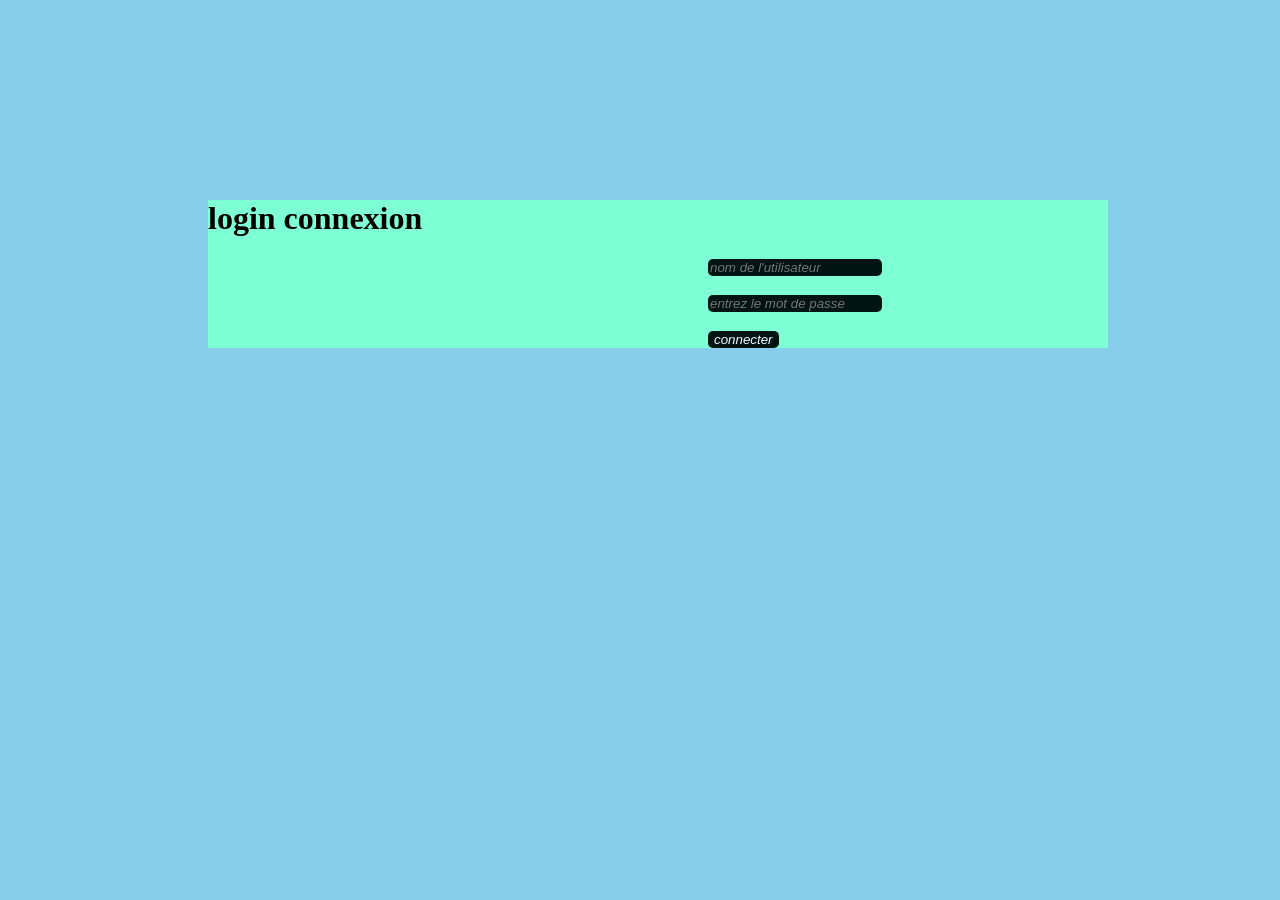
<file: archive.html>
<!DOCTYPE html>
<html lang="fr">
<head>
  <meta charset="UTF-8" />
  <meta name="viewport" content="width=device-width, initial-scale=1.0" />
  <meta name="description" content="Programme hebdomadaire de l'Église Lumière & Grâce - Découvrez nos cultes, réunions de prière et activités communautaires à Abidjan." />
  <meta name="keywords" content="programme église, cultes chrétiens, horaires messes, Abidjan, prière, communauté" />
  <title>Programme - Église Lumière & Grâce</title>
  <link rel="preconnect" href="https://fonts.googleapis.com">
  <link rel="preconnect" href="https://fonts.gstatic.com" crossorigin>
  <link href="https://fonts.googleapis.com/css2?family=Cormorant+Garamond:ital,wght@0,300;0,400;0,600;0,700;1,300;1,400&family=Raleway:wght@300;400;500;600&display=swap" rel="stylesheet">
  <link rel="stylesheet" href="styles.css">
  <link rel="stylesheet" href="ss.css">
</head>
<body>
  <script>
    //pour se connecter
    if(localStorage.getItem("connecte") !=="oui"){

    window.location.href="login.html";
    }
  </script>

<header id="navbar" role="navigation" aria-label="Menu principal">
  <div class="nav-partners">
    <div class="partner-item">
      <img src="image logo/WhatsApp Image 2026-04-25 at 00.08.39.jpeg" alt="Église la Fondation Vivante">
      <span><strong>Église la Fondation Vivante</strong></span>
    </div>
    <div class="partner-item">
      <img src="image logo/WhatsApp Image 2026-04-25 at 00.08.05.jpeg" alt="Communauté Fréquence Prophetique">
      <span><strong>Communauté Fréquence Prophetique</strong></span>
    </div>
  </div>
  <ul class="nav-links">
    <li><a href="index.html#accueil">Accueil</a></li>
    <li><a href="archive.html" class="nav-cta">Archive</a></li>
    <li><a href="index.html#galerie">Galerie</a></li>
    <li><a href="index.html#contact">Contact</a></li>
  </ul>
  <button class="burger" id="burger" type="button" aria-label="Ouvrir le menu" aria-expanded="false">
    <span></span><span></span><span></span>
  </button>
</header>

<nav class="mobile-menu" id="mobileMenu" role="navigation" aria-label="Menu mobile" aria-hidden="true">
  <a href="index.html#accueil" onclick="closeMenu()">Accueil</a>
  <a href="archive.html" onclick="closeMenu()">Archive</a>
  <a href="index.html#galerie" onclick="closeMenu()">Galerie</a>
  <a href="index.html#contact" onclick="closeMenu()">Contact</a>
</nav>

<!-- CONTENU PRINCIPAL DE LA PAGE PROGRAMME -->
<div class="wrapper">

  <header>
    <div class="logo-row">
      <div class="logo-icon">🗄️</div>
      <h1>ArchiveVault</h1>
    </div>
    <p>Photos · Vidéos · Audio · Documents · Notes · Messages</p>
  </header>

  <div class="stats">
    <div class="stat"><div class="num" id="st-total">0</div><div class="lbl">Total</div></div>
    <div class="stat"><div class="num" id="st-photo">0</div><div class="lbl">Photos</div></div>
    <div class="stat"><div class="num" id="st-video">0</div><div class="lbl">Vidéos</div></div>
    <div class="stat"><div class="num" id="st-note">0</div><div class="lbl">Notes</div></div>
    <div class="stat"><div class="num" id="st-other">0</div><div class="lbl">Autres</div></div>
  </div>

  <div class="panel">
    <div class="panel-title">✦ Nouvelle entrée</div>
    <div class="grid2">
      <div class="field">
        <label>Titre</label>
        <input type="text" id="f-title" placeholder="Nom ou sujet…"/>
      </div>
      <div class="field">
        <label>Type</label>
        <select id="f-type" onchange="onTypeChange()">
          <option value="photo">🖼️ Photo</option>
          <option value="video">🎬 Vidéo</option>
          <option value="audio">🎵 Audio</option>
          <option value="document">📄 Document</option>
          <option value="message">💬 Message</option>
          <option value="note">📝 Note</option>
          <option value="lien">🔗 Lien</option>
        </select>
      </div>
    </div>

    <div id="file-section">
      <div class="drop-zone" id="drop-zone">
        <input type="file" id="f-file" onchange="onFileSelected(event)"/>
        <div class="dz-icon" id="dz-icon">🖼️</div>
        <div class="dz-text">Glisse un fichier ici ou <span>clique pour choisir</span></div>
        <div class="dz-sub" id="dz-sub">Images : JPG, PNG, GIF, WebP…</div>
      </div>
    </div>

    <div id="file-preview-wrap">
      <div class="file-thumb">
        <div id="thumb-preview"></div>
        <div class="file-info">
          <div class="fname" id="thumb-name"></div>
          <div class="fsize" id="thumb-size"></div>
        </div>
        <button class="btn-rm" onclick="removeFile()">✕</button>
      </div>
    </div>

    <div id="progress-wrap">
      <div class="pb-bg"><div class="pb-fill" id="pb"></div></div>
      <div class="pb-lbl" id="pb-lbl">Chargement…</div>
    </div>

    <div class="grid1" id="note-on-file" style="display:none">
      <div class="field">
        <label>Description (optionnel)</label>
        <textarea id="f-note" rows="2" placeholder="Ajoute une description…"></textarea>
      </div>
    </div>

    <div class="grid1" id="text-section" style="display:none">
      <div class="field">
        <label id="text-label">Contenu</label>
        <textarea id="f-content" rows="4" placeholder="Saisis ici…"></textarea>
      </div>
    </div>

    <button class="btn-save" id="btn-save" onclick="saveEntry()">+ Enregistrer dans l'archive</button>
  </div>

  <div class="controls">
    <input type="text" id="search" placeholder="🔍  Rechercher…" oninput="renderList()"/>
    <select id="filter-type" onchange="renderList()">
      <option value="">Tous les types</option>
      <option value="photo">🖼️ Photos</option>
      <option value="video">🎬 Vidéos</option>
      <option value="audio">🎵 Audio</option>
      <option value="document">📄 Documents</option>
      <option value="message">💬 Messages</option>
      <option value="note">📝 Notes</option>
      <option value="lien">🔗 Liens</option>
    </select>
  </div>

  <div class="list-header">
    <h2>Archive</h2>
    <button class="btn-clear" onclick="clearAll()">🗑 Tout effacer</button>
  </div>
  <div id="archive-list"></div>
</div>

<div id="modal" onclick="closeModal(event)">
  <div id="modal-inner">
    <button id="modal-close" onclick="document.getElementById('modal').classList.remove('open')">✕</button>
    <div id="modal-content"></div>
  </div>
</div>

<div id="toast">✓ Enregistré !</div>
  

<button onclick="logout()">Déconnecter</button>

  <section id="contact" style="background: var(--white);">
    <div class="section-label reveal">Contact</div>
    <h2 class="section-title reveal delay-1">Besoin de <em>renseignements</em> ?</h2>
    <p class="section-desc reveal delay-2">
      Notre équipe est à votre disposition pour répondre à vos questions sur le programme,
      vous aider à choisir le service adapté ou vous accompagner dans votre démarche.
    </p>
    <div class="contact-info reveal delay-3" style="padding-right: 0;">
      <div class="contact-detail">
        <div class="contact-icon">📍</div>
        <div class="contact-text">
          <small>Adresse</small>
          <p>12 Rue de l'Évangile, Cocody, Abidjan</p>
        </div>
      </div>
      <div class="contact-detail">
        <div class="contact-icon">✉️</div>
        <div class="contact-text">
          <small>Email</small>
          <p>contact@eglise-lumiere.ci</p>
        </div>
      </div>
      <div class="contact-detail">
        <div class="contact-icon">📞</div>
        <div class="contact-text">
          <small>Téléphone</small>
          <p>+225 07 XX XX XX XX</p>
        </div>
      </div>
    </div>
  </section>
</main>

<!-- FOOTER : bas de page, liens utiles et partenaires -->
<footer>
  <div class="footer-top">
    <div class="footer-brand">
      <div class="nav-logo">
        <div class="logo-img">
          <img src="image logo/WhatsApp Image 2026-04-25 at 00.08.05.jpeg" alt="Logo - La Fréquence du Saint Esprit">
        </div>
        <span class="logo-name" style="color: var(--white)">Lumière <span style="color: var(--gold)">& Grâce</span></span>
      </div>
      <p>Découvrez un programme clair, respectueux et conçu pour faire grandir votre foi chaque semaine.</p>
    </div>
    <div class="footer-col">
      <h4>Navigation</h4>
      <ul>
        <li><a href="index.html#accueil">Accueil</a></li>
        <li><a href="programme.html">Programme</a></li>
        <li><a href="index.html#galerie">Galerie</a></li>
        <li><a href="index.html#contact">Contact</a></li>
      </ul>
    </div>
    <div class="footer-col">
      <h4>Informations</h4>
      <ul>
        <li><a href="#programme">Services</a></li>
        <li><a href="#infos">Ateliers</a></li>
        <li><a href="#contact">Inscription</a></li>
        <li><a href="#">À propos</a></li>
      </ul>
    </div>
    <div class="footer-col">
      <h4>Ressources</h4>
      <ul>
        <li><a href="index.html#videos">Médias</a></li>
        <li><a href="#">Blog spirituel</a></li>
        <li><a href="#">Événements</a></li>
        <li><a href="#">FAQ</a></li>
      </ul>
    </div>
  </div>
  <div class="footer-bottom">
    <span>© 2026 Église Lumière & Grâce — Tous droits réservés</span>
    <span>Fait avec ❤️ pour la gloire de Dieu · <a href="#">Politique de confidentialité</a></span>
  </div>
</footer>

<script>
  const navbar = document.getElementById('navbar');
  const burger = document.getElementById('burger');
  const mobileMenu = document.getElementById('mobileMenu');

  window.addEventListener('scroll', () => {
    navbar.classList.toggle('scrolled', window.scrollY > 60);
  });

  if (burger && mobileMenu) {
    mobileMenu.setAttribute('aria-hidden', 'true');
    burger.addEventListener('click', () => {
      const isOpen = !mobileMenu.classList.contains('open');
      burger.classList.toggle('open');
      mobileMenu.classList.toggle('open');
      mobileMenu.setAttribute('aria-hidden', String(!isOpen));
      burger.setAttribute('aria-expanded', String(isOpen));
      document.body.style.overflow = isOpen ? 'hidden' : '';
    });
  }

  function closeMenu() {
    if (!burger || !mobileMenu) return;
    burger.classList.remove('open');
    mobileMenu.classList.remove('open');
    mobileMenu.setAttribute('aria-hidden', 'true');
    burger.setAttribute('aria-expanded', 'false');
    document.body.style.overflow = '';
  }

  const revealEls = document.querySelectorAll('.reveal, .reveal-left, .reveal-right');
  if (revealEls.length > 0) {
    const revealObserver = new IntersectionObserver((entries) => {
      entries.forEach((entry) => {
        if (entry.isIntersecting) {
          entry.target.classList.add('visible');
          revealObserver.unobserve(entry.target);
        }
      });
    }, { threshold: 0.15 });

    revealEls.forEach((el) => revealObserver.observe(el));
  }





const KEY = 'archivevault_v2';
const FILE_TYPES = ['photo','video','audio','document'];
const ICONS = { photo:'🖼️', video:'🎬', audio:'🎵', document:'📄', message:'💬', note:'📝', lien:'🔗' };
const DZ_HINTS = { photo:'Images : JPG, PNG…', video:'Vidéos : MP4, MOV…', audio:'Audio : MP3, WAV…', document:'PDF, Word, Excel…' };

let currentFile = null;

function load() { try { return JSON.parse(localStorage.getItem(KEY)) || []; } catch { return []; } }
function save(d) { localStorage.setItem(KEY, JSON.stringify(d)); }
function fmtSize(b) { return b > 1048576 ? (b/1048576).toFixed(1)+' MB' : (b/1024).toFixed(0)+' KB'; }
function fmtDate(iso) {
  const d = new Date(iso);
  return d.toLocaleDateString('fr-FR',{day:'2-digit',month:'short',year:'numeric'})
       + ' ' + d.toLocaleTimeString('fr-FR',{hour:'2-digit',minute:'2-digit'});
}

function onTypeChange() {
  const t = document.getElementById('f-type').value;
  const isFile = FILE_TYPES.includes(t);
  document.getElementById('file-section').style.display   = isFile ? 'block' : 'none';
  document.getElementById('note-on-file').style.display   = isFile ? 'block' : 'none';
  document.getElementById('text-section').style.display   = isFile ? 'none'  : 'block';
  document.getElementById('dz-icon').textContent = ICONS[t] || '📁';
  document.getElementById('dz-sub').textContent  = DZ_HINTS[t] || '';
  const labels = { message:'Message', note:'Note', lien:'URL / Lien' };
  document.getElementById('text-label').textContent = labels[t] || 'Contenu';
  removeFile();
}

const dz = document.getElementById('drop-zone');
dz.addEventListener('dragover', e => { e.preventDefault(); dz.classList.add('drag-over'); });
dz.addEventListener('dragleave', () => dz.classList.remove('drag-over'));
dz.addEventListener('drop', e => { e.preventDefault(); dz.classList.remove('drag-over'); const f = e.dataTransfer.files[0]; if (f) processFile(f); });

function onFileSelected(e) { const f = e.target.files[0]; if (f) processFile(f); }

function processFile(file) {
  document.getElementById('progress-wrap').classList.add('show');
  document.getElementById('pb').style.width = '0%';
  document.getElementById('pb-lbl').textContent = 'Lecture du fichier…';
  document.getElementById('btn-save').disabled = true;

  const reader = new FileReader();
  reader.onprogress = e => {
    if (e.lengthComputable) {
      const pct = Math.round(e.loaded / e.total * 100);
      document.getElementById('pb').style.width = pct + '%';
      document.getElementById('pb-lbl').textContent = `Chargement… ${pct}%`;
    }
  };
  reader.onload = e => {
    document.getElementById('pb').style.width = '100%';
    document.getElementById('pb-lbl').textContent = '✓ Prêt';
    setTimeout(() => { document.getElementById('progress-wrap').classList.remove('show'); }, 800);
    currentFile = { name: file.name, size: file.size, mime: file.type, dataURL: e.target.result };
    showThumb(currentFile);
    document.getElementById('btn-save').disabled = false;
  };
  reader.readAsDataURL(file);
}

function showThumb(f) {
  let html = '';
  if (f.mime.startsWith('image/'))      html = `<img src="${f.dataURL}" alt="preview" style="width:72px;height:56px;object-fit:cover;border-radius:6px"/>`;
  else if (f.mime.startsWith('video/')) html = `<video src="${f.dataURL}" muted style="width:72px;height:56px;object-fit:cover;border-radius:6px"></video>`;
  else { const ic = f.mime.startsWith('audio/') ? '🎵' : '📄'; html = `<div class="thumb-icon">${ic}</div>`; }
  document.getElementById('thumb-preview').innerHTML = html;
  document.getElementById('thumb-name').textContent  = f.name;
  document.getElementById('thumb-size').textContent  = fmtSize(f.size);
  document.getElementById('file-preview-wrap').classList.add('show');
}

function removeFile() {
  currentFile = null;
  document.getElementById('file-preview-wrap').classList.remove('show');
  document.getElementById('thumb-preview').innerHTML = '';
  document.getElementById('f-file').value = '';
  document.getElementById('progress-wrap').classList.remove('show');
  document.getElementById('btn-save').disabled = false;
}

function saveEntry() {
  const title  = document.getElementById('f-title').value.trim();
  const type   = document.getElementById('f-type').value;
  const isFile = FILE_TYPES.includes(type);
  const entry  = { id: Date.now().toString(), title: title || '(sans titre)', type, date: new Date().toISOString() };

  if (isFile) {
    if (!currentFile) { alert('Sélectionne un fichier.'); return; }
    entry.file = currentFile;
    entry.note = document.getElementById('f-note').value.trim();
  } else {
    const content = document.getElementById('f-content').value.trim();
    if (!content) { alert('Le contenu est obligatoire.'); return; }
    entry.content = content;
  }

  const data = load();
  data.push(entry);
  try { save(data); } catch(e) { alert('Stockage plein ! Supprime des fichiers volumineux.'); return; }

  document.getElementById('f-title').value   = '';
  document.getElementById('f-content').value = '';
  document.getElementById('f-note').value    = '';
  removeFile();
  renderList();
  showToast();
}

function deleteEntry(id) {
  if (!confirm('Supprimer cette entrée ?')) return;
  save(load().filter(e => e.id !== id));
  renderList();
}

function clearAll() {
  if (!confirm('Effacer TOUT ? Action irréversible.')) return;
  localStorage.removeItem(KEY);
  renderList();
}

function downloadFile(id) {
  const entry = load().find(e => e.id === id);
  if (!entry?.file) return;
  const a = document.createElement('a');
  a.href = entry.file.dataURL;
  a.download = entry.file.name;
  a.click();
}

function openModal(id) {
  const entry = load().find(e => e.id === id);
  if (!entry?.file) return;
  const f = entry.file;
  let html = `<h3 style="margin-bottom:16px;font-family:'Playfair Display',serif;color:var(--accent)">${entry.title}</h3>`;
  if (f.mime.startsWith('image/'))      html += `<img src="${f.dataURL}" alt="${f.name}"/>`;
  else if (f.mime.startsWith('video/')) html += `<video src="${f.dataURL}" controls style="width:100%;border-radius:8px"></video>`;
  else if (f.mime.startsWith('audio/')) html += `<audio src="${f.dataURL}" controls style="width:100%"></audio>`;
  else html += `<div style="text-align:center;padding:40px;font-size:60px">📄</div><p style="text-align:center;color:var(--muted)">${f.name}</p>`;
  if (entry.note) html += `<p style="margin-top:14px;font-size:14px;color:var(--muted)">${entry.note}</p>`;
  document.getElementById('modal-content').innerHTML = html;
  document.getElementById('modal').classList.add('open');
}

function closeModal(e) {
  if (e.target === document.getElementById('modal')) document.getElementById('modal').classList.remove('open');
}

function renderList() {
  const data = load();
  const q  = document.getElementById('search').value.toLowerCase();
  const ft = document.getElementById('filter-type').value;

  document.getElementById('st-total').textContent = data.length;
  document.getElementById('st-photo').textContent = data.filter(e=>e.type==='photo').length;
  document.getElementById('st-video').textContent = data.filter(e=>e.type==='video').length;
  document.getElementById('st-note').textContent  = data.filter(e=>e.type==='note').length;
  document.getElementById('st-other').textContent = data.filter(e=>!['photo','video','note'].includes(e.type)).length;

  const filtered = data.filter(e => {
    const matchQ = !q || e.title.toLowerCase().includes(q) || (e.content||'').toLowerCase().includes(q) || (e.note||'').toLowerCase().includes(q) || (e.file?.name||'').toLowerCase().includes(q);
    return matchQ && (!ft || e.type === ft);
  }).reverse();

  const list = document.getElementById('archive-list');
  if (!filtered.length) {
    list.innerHTML = `<div class="empty-state"><div class="eicon">${data.length?'🔍':'📭'}</div><p>${data.length?'Aucun résultat.':'Archive vide !'}</p></div>`;
    return;
  }

  list.innerHTML = filtered.map(e => {
    let mediaHTML = '', actionsHTML = '';
    if (e.file) {
      const f = e.file;
      const canPreview = f.mime.startsWith('image/') || f.mime.startsWith('video/') || f.mime.startsWith('audio/');
      if (f.mime.startsWith('image/'))
        mediaHTML = `<div class="card-media"><img src="${f.dataURL}" alt="${f.name}" loading="lazy" onclick="openModal('${e.id}')"/></div>`;
      else if (f.mime.startsWith('video/'))
        mediaHTML = `<div class="card-media"><video src="${f.dataURL}" controls preload="metadata"></video></div>`;
      else if (f.mime.startsWith('audio/'))
        mediaHTML = `<div class="card-media"><audio src="${f.dataURL}" controls preload="metadata"></audio></div>`;
      else
        mediaHTML = `<div class="card-media"><div class="card-media-icon">📄</div></div>`;

      actionsHTML = `<div class="card-actions">
        <button class="btn-action" onclick="downloadFile('${e.id}')">⬇ Télécharger</button>
        ${canPreview ? `<button class="btn-action" onclick="openModal('${e.id}')">👁 Voir</button>` : ''}
        <button class="btn-del2" onclick="deleteEntry('${e.id}')">🗑</button>
      </div>`;
    } else {
      actionsHTML = `<div class="card-actions"><button class="btn-del2" onclick="deleteEntry('${e.id}')" style="flex:1">🗑 Supprimer</button></div>`;
    }

    const sub   = e.file    ? `<div class="card-sub">${e.file.name} · ${fmtSize(e.file.size)}</div>` : '';
    const noteH = e.note    ? `<div class="card-content" style="font-style:italic">${e.note}</div>` : '';
    let contH = '';
    if (e.content) {
      contH = e.type === 'lien'
        ? `<div class="card-content"><a href="${e.content}" target="_blank" style="color:var(--accent);word-break:break-all">${e.content}</a></div>`
        : `<div class="card-content">${e.content}</div>`;
    }

    return `<div class="entry-card">
      ${mediaHTML}
      <div class="card-body">
        <div class="card-meta">
          <span class="card-type-badge">${ICONS[e.type]} ${e.type}</span>
          <span class="card-date">${fmtDate(e.date)}</span>
        </div>
        <div class="card-title">${e.title}</div>
        ${sub}${contH}${noteH}
      </div>
      ${actionsHTML}
    </div>`;
  }).join('');
}

function showToast() {
  const t = document.getElementById('toast');
  t.classList.add('show');
  setTimeout(() => t.classList.remove('show'), 2500);
}

// Init
onTypeChange();
renderList();

//deconnexion

function logout(){
  localStorage.removeItem("connecte");
  window.location.href="login.html";
}
</script>
</file>
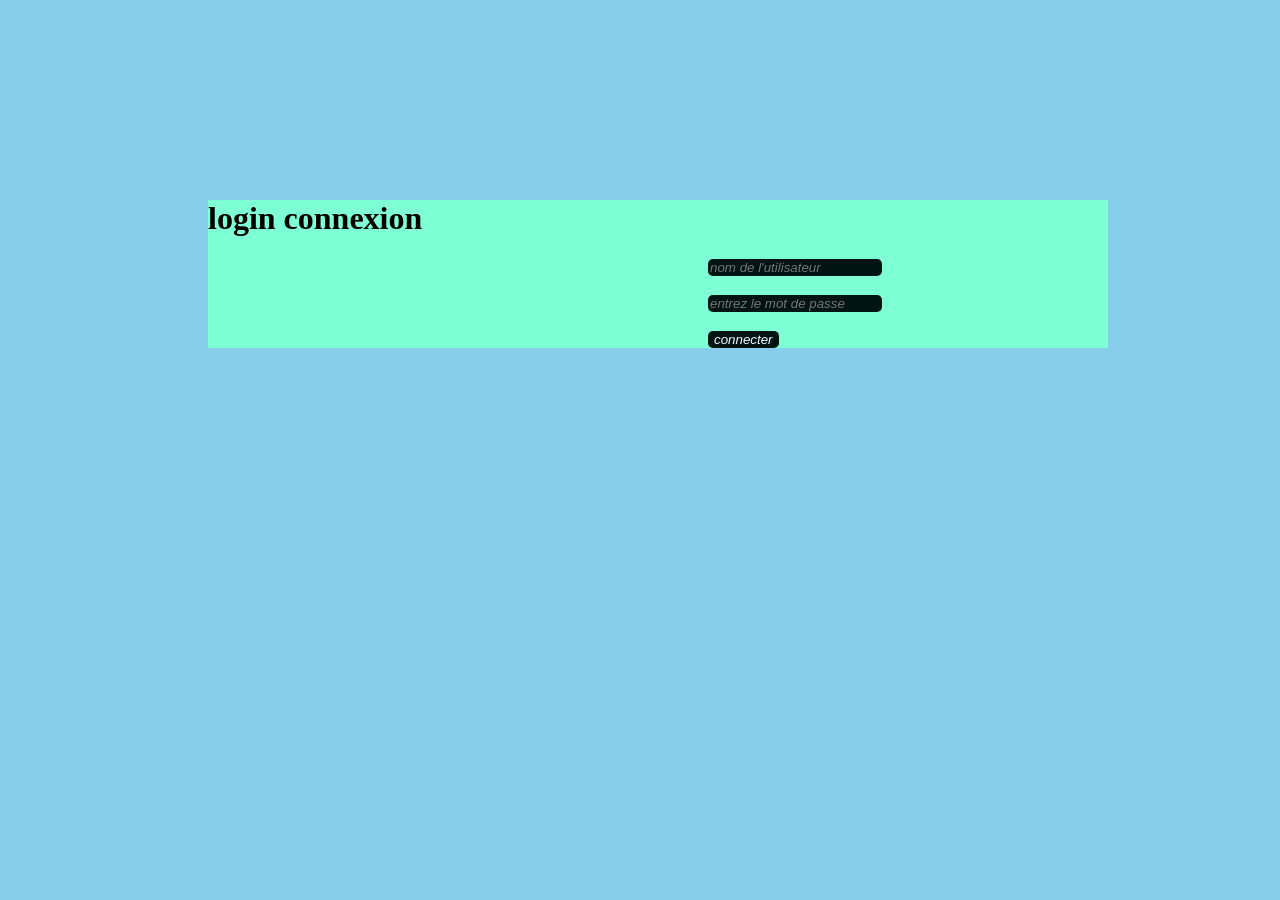
<file: login.html>
<!DOCTYPE html>
<html lang="en">
<head>
    <meta charset="UTF-8">
    <meta name="viewport" content="width=device-width, initial-scale=1.0">
    <title>administrateur</title>
</head>
<style>
    body{
        background-color: skyblue;
    }
    main{
        width: 900px;
        background-color: aquamarine;
        position: relative;
        margin-top: 200px;
        margin-left: 200px;
        

    }
    button{
        border: 10px;
        border-radius: 5px;
        border-color: brown;
        background-color: rgb(0, 20, 20);
        color: aliceblue;
        font-style: oblique;
        margin-left:500px;
    }

    input{
                border: 10px;
        border-radius: 5px;
        border-color: brown;
        background-color: rgb(0, 20, 20);
        color: aliceblue;
        font-style: oblique;
        margin-left:500px;
    }

</style>
<body>
    <main>
    <h1>login connexion</h1>

    <input type="text" id="nom" placeholder="nom de l'utilisateur"><br><br>
    <input type="password"  id="mdp" placeholder="entrez le mot de passe"><br><br>

    <button id="btncon">connecter</button>
    <p id="message"></p>
    </main>
    <script>

  var nom=document.getElementById('nom');
  var mdp=document.getElementById('mdp');
var btncon=document.getElementById('btncon');
var message=document.getElementById('message');

btncon.addEventListener('click', action);
    function action(){
     if(nom.value ==="admi" && mdp.value==="1234"){
        message.innerHTML="Réussi";
           
        //changement de page
        localStorage.setItem("connecte","oui");
        window.location.href="archive.html";
     } else{
        message.innerHTML= "mot de passe ou identité incorrect";
     }
    }

    </script>
</body>
</html>
</file>
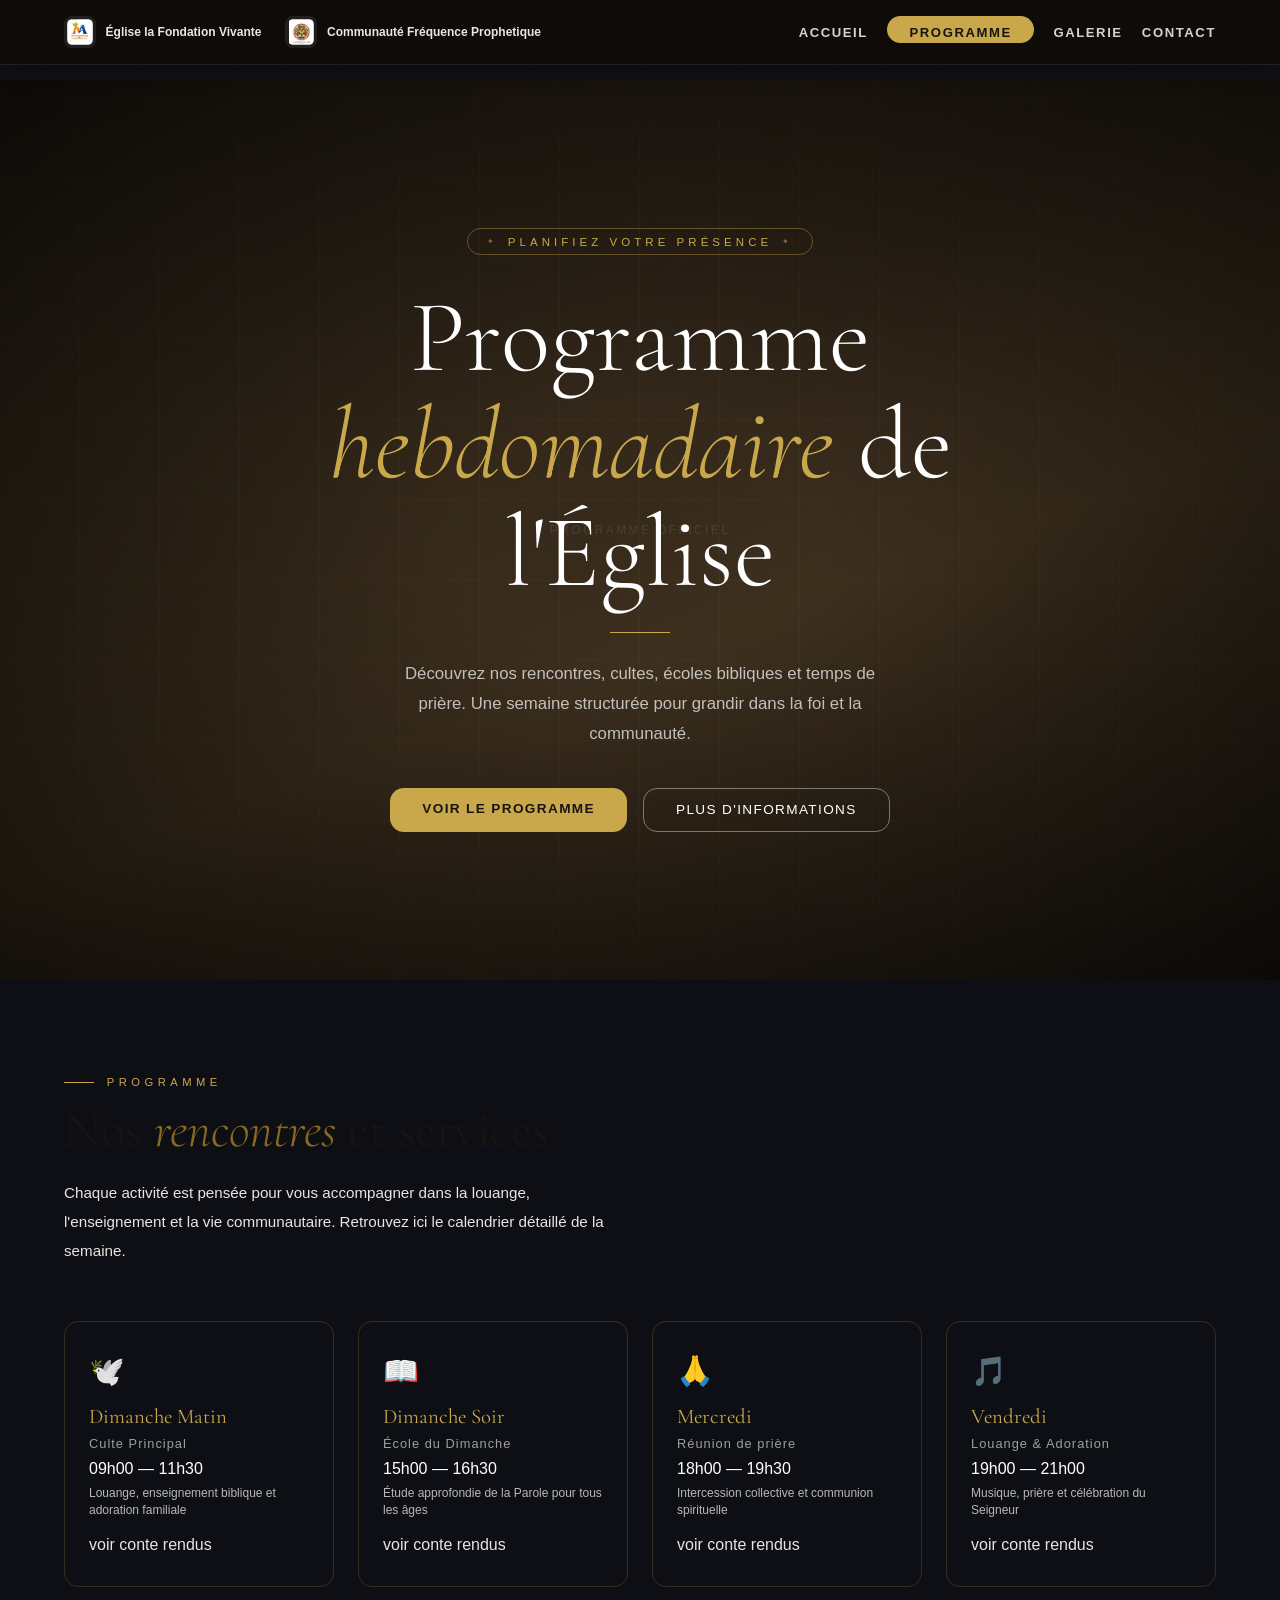
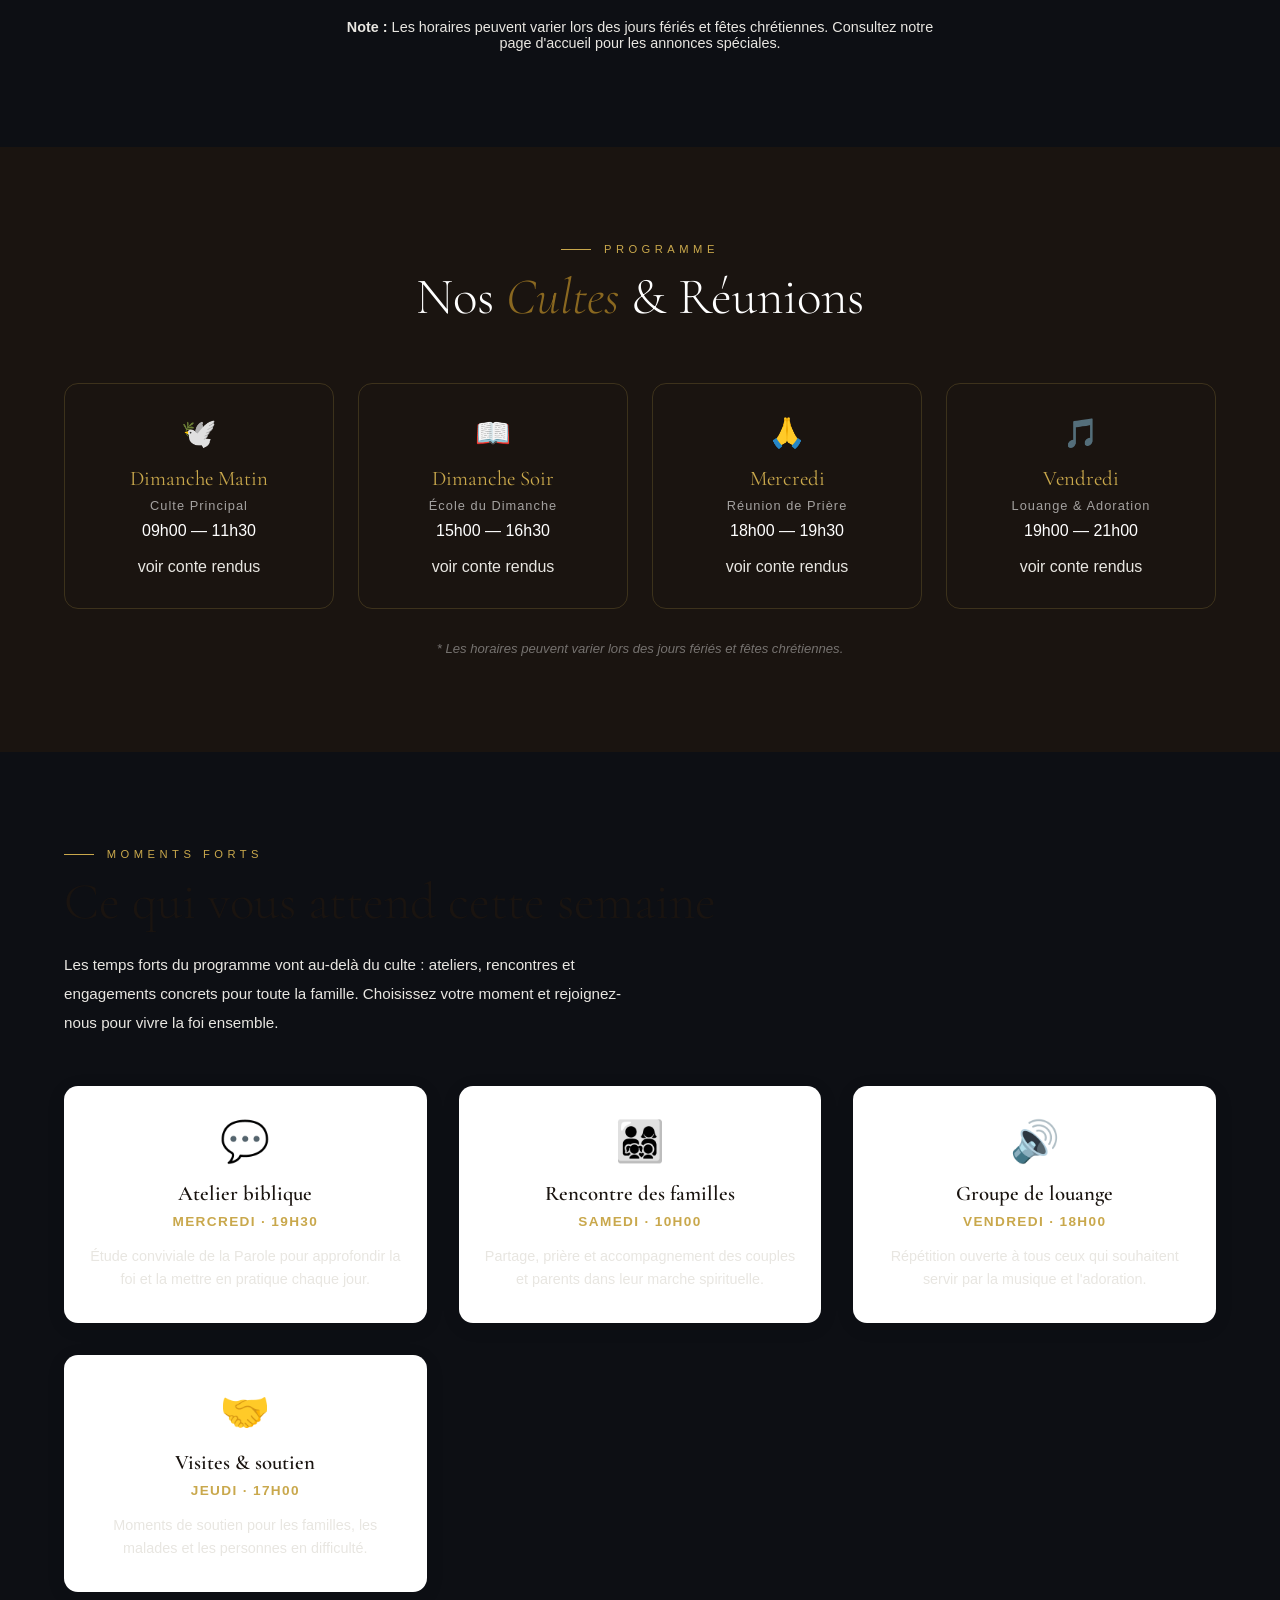
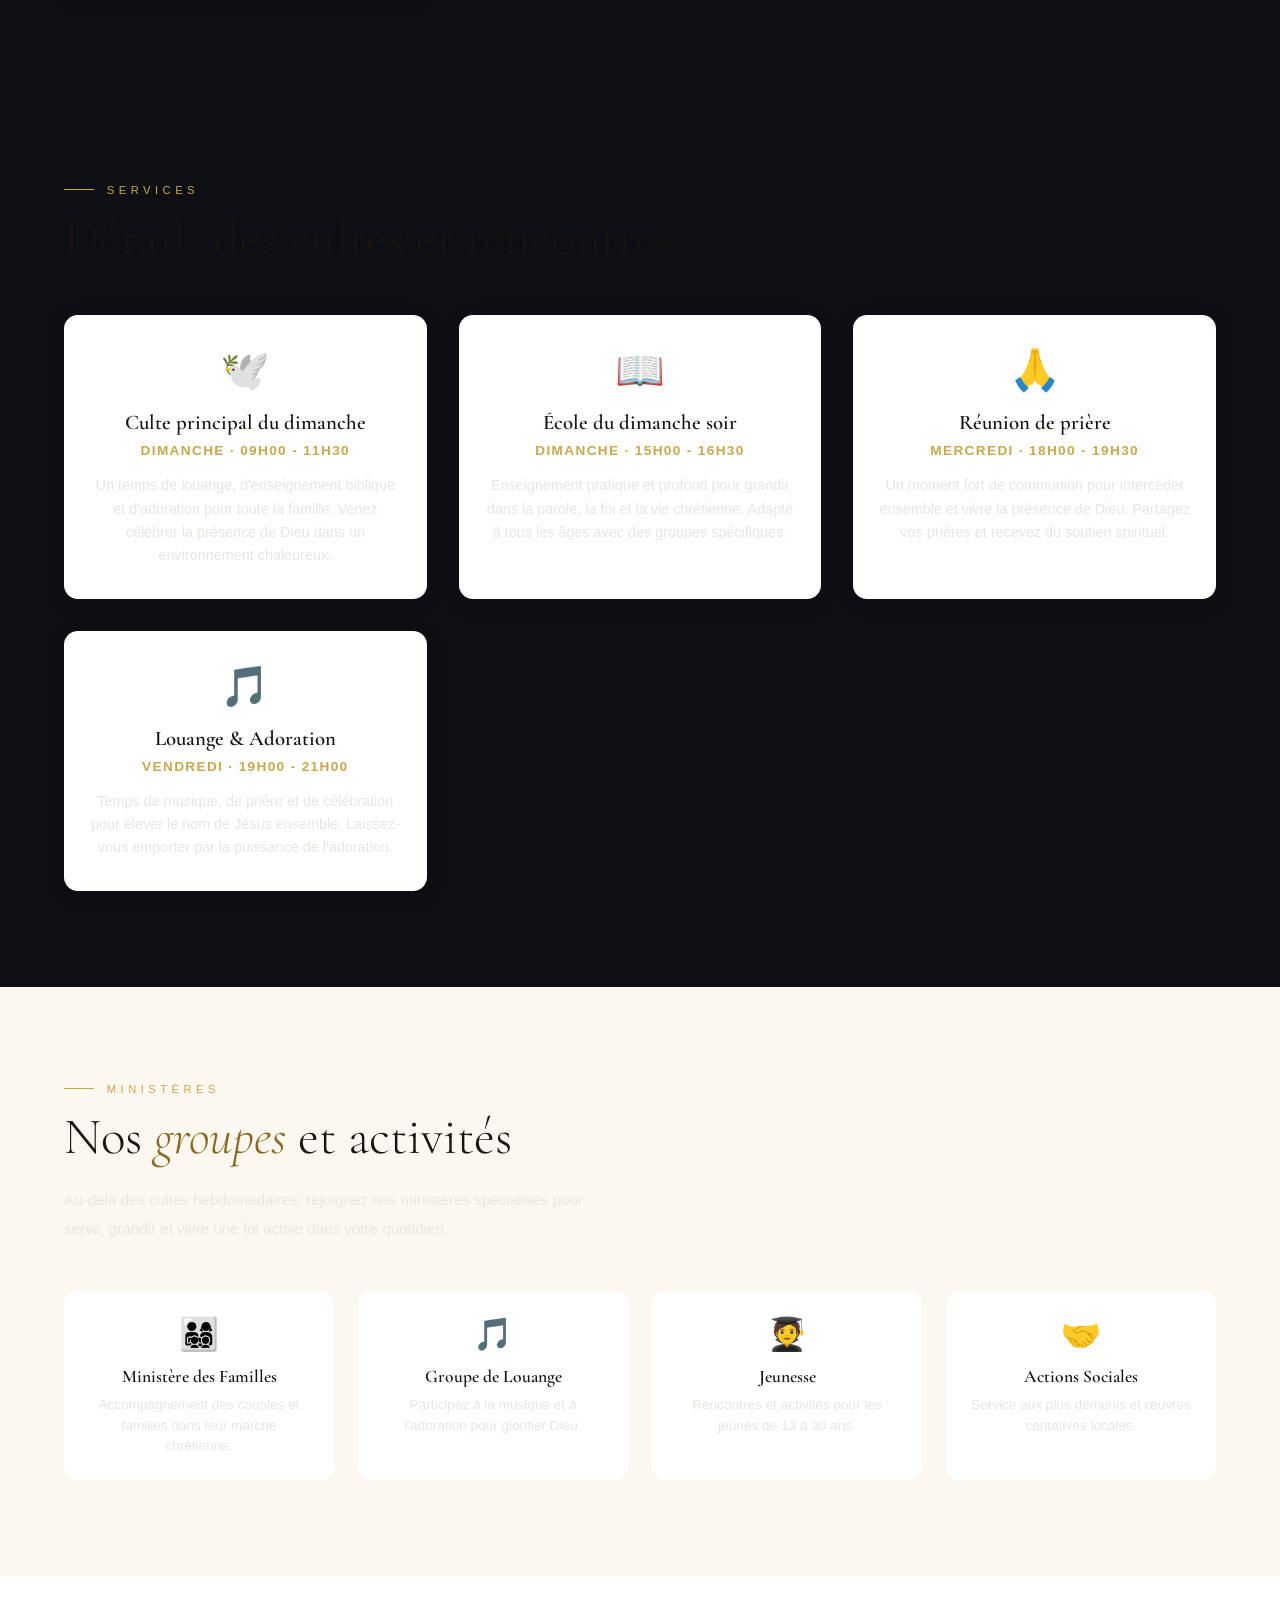
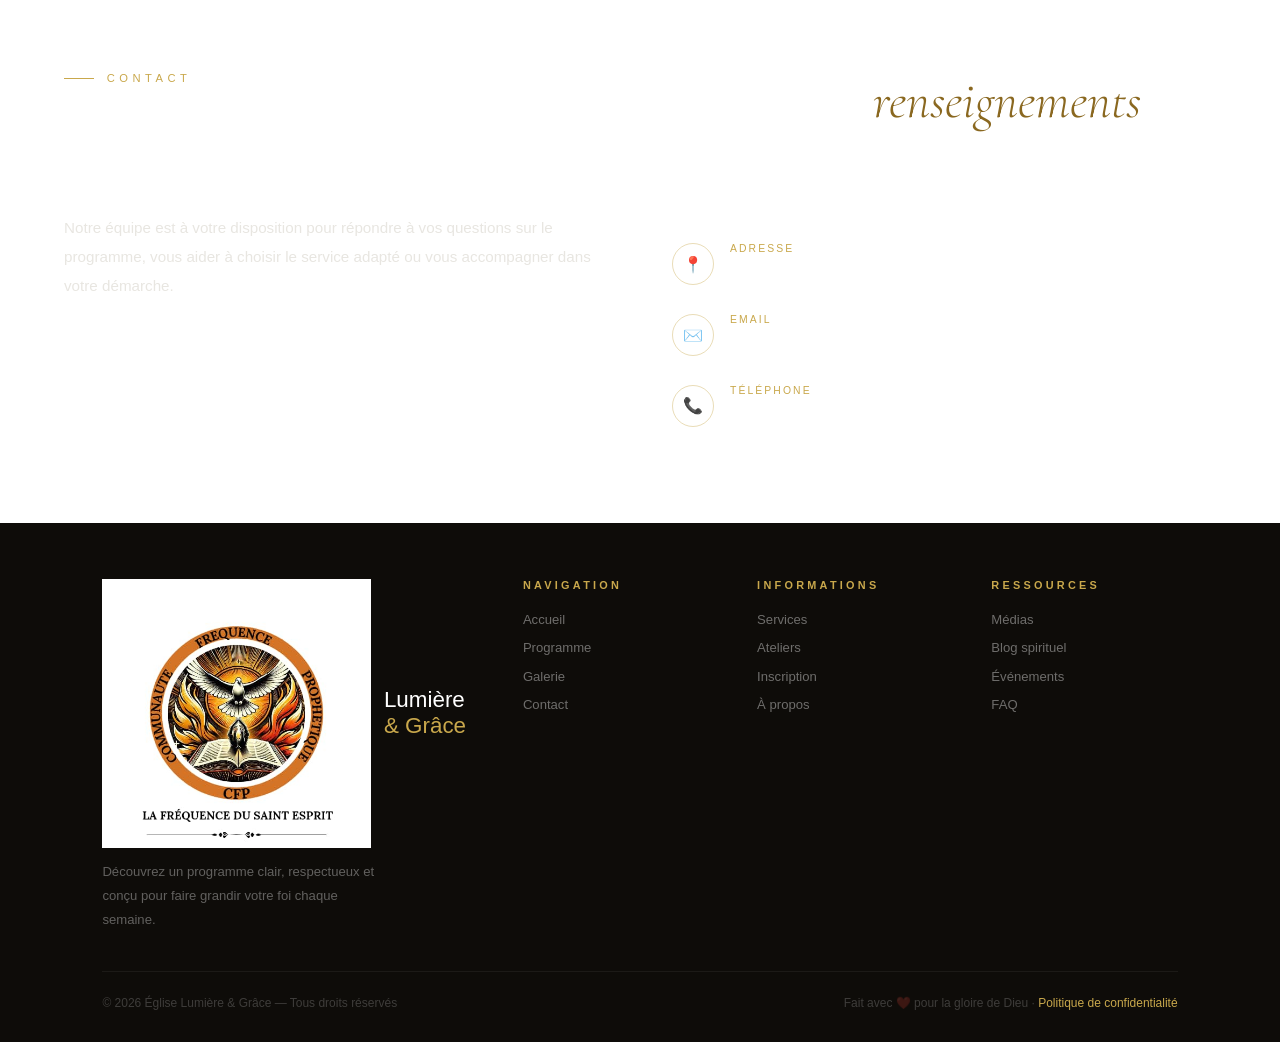
<file: programme.html>
<!DOCTYPE html>
<html lang="fr">
<head>
  <meta charset="UTF-8" />
  <meta name="viewport" content="width=device-width, initial-scale=1.0" />
  <meta name="description" content="Programme hebdomadaire de l'Église Lumière & Grâce - Découvrez nos cultes, réunions de prière et activités communautaires à Abidjan." />
  <meta name="keywords" content="programme église, cultes chrétiens, horaires messes, Abidjan, prière, communauté" />
  <title>Programme - Église Lumière & Grâce</title>
  <link rel="preconnect" href="https://fonts.googleapis.com">
  <link rel="preconnect" href="https://fonts.gstatic.com" crossorigin>
  <link href="https://fonts.googleapis.com/css2?family=Cormorant+Garamond:ital,wght@0,300;0,400;0,600;0,700;1,300;1,400&family=Raleway:wght@300;400;500;600&display=swap" rel="stylesheet">
  <link rel="stylesheet" href="styles.css">
</head>
<body>

<header id="navbar" role="navigation" aria-label="Menu principal">
  <div class="nav-partners">
    <div class="partner-item">
      <img src="image logo/WhatsApp Image 2026-04-25 at 00.08.39.jpeg" alt="Église la Fondation Vivante">
      <span><strong>Église la Fondation Vivante</strong></span>
    </div>
    <div class="partner-item">
      <img src="image logo/WhatsApp Image 2026-04-25 at 00.08.05.jpeg" alt="Communauté Fréquence Prophetique">
      <span><strong>Communauté Fréquence Prophetique</strong></span>
    </div>
  </div>
  <ul class="nav-links">
    <li><a href="index.html#accueil">Accueil</a></li>
    <li><a href="programme.html" class="nav-cta">Programme</a></li>
    <li><a href="index.html#galerie">Galerie</a></li>
    <li><a href="index.html#contact">Contact</a></li>
  </ul>
  <button class="burger" id="burger" type="button" aria-label="Ouvrir le menu" aria-expanded="false">
    <span></span><span></span><span></span>
  </button>
</header>

<nav class="mobile-menu" id="mobileMenu" role="navigation" aria-label="Menu mobile" aria-hidden="true">
  <a href="index.html#accueil" onclick="closeMenu()">Accueil</a>
  <a href="programme.html" onclick="closeMenu()">Programme</a>
  <a href="index.html#galerie" onclick="closeMenu()">Galerie</a>
  <a href="index.html#contact" onclick="closeMenu()">Contact</a>
</nav>

<!-- CONTENU PRINCIPAL DE LA PAGE PROGRAMME -->
<main>
  <section id="hero">
    <div class="hero-bg">
      <div class="hero-bg-placeholder">Programme officiel</div>
    </div>
    <div class="hero-content">
      <div class="hero-badge">Planifiez votre présence</div>
      <h1 class="hero-title">Programme <em>hebdomadaire</em> de l'Église</h1>
      <div class="hero-divider"></div>
      <p class="hero-sub">
        Découvrez nos rencontres, cultes, écoles bibliques et temps de prière.
        Une semaine structurée pour grandir dans la foi et la communauté.
      </p>
      <div class="hero-btns">
        <a href="#programme" class="btn-gold">Voir le programme</a>
        <a href="#infos" class="btn-outline">Plus d'informations</a>
      </div>
    </div>
  </section>

  <!-- SECTION PROGRAMME : horaires détaillés et présentation des services -->
  <section id="programme">
    <div class="section-label reveal">Programme</div>
    <h2 class="section-title reveal delay-1">Nos <em>rencontres</em> et services</h2>
    <p class="section-desc reveal delay-2">
      Chaque activité est pensée pour vous accompagner dans la louange, l'enseignement et la vie communautaire.
      Retrouvez ici le calendrier détaillé de la semaine.
    </p>

    <div class="horaires-grid reveal delay-3">
      <div class="horaire-card">
        <span class="icon">🕊️</span>
        <p class="horaire-day">Dimanche Matin</p>
        <p class="horaire-service">Culte Principal</p>
        <p class="horaire-time">09h00 — 11h30</p>
        <p class="horaire-desc">Louange, enseignement biblique et adoration familiale</p><br>
        <a href="cr">voir conte rendus</a>
      </div>
      <div class="horaire-card">
        <span class="icon">📖</span>
        <p class="horaire-day">Dimanche Soir</p>
        <p class="horaire-service">École du Dimanche</p>
        <p class="horaire-time">15h00 — 16h30</p>
        <p class="horaire-desc">Étude approfondie de la Parole pour tous les âges</p><br>
        <a href="cr">voir conte rendus</a>
      </div>
      <div class="horaire-card">
        <span class="icon">🙏</span>
        <p class="horaire-day">Mercredi</p>
        <p class="horaire-service">Réunion de prière</p>
        <p class="horaire-time">18h00 — 19h30</p>
        <p class="horaire-desc">Intercession collective et communion spirituelle</p><br>
        <a href="cr">voir conte rendus</a>
      </div>
      <div class="horaire-card">
        <span class="icon">🎵</span>
        <p class="horaire-day">Vendredi</p>
        <p class="horaire-service">Louange & Adoration</p>
        <p class="horaire-time">19h00 — 21h00</p>
        <p class="horaire-desc">Musique, prière et célébration du Seigneur</p><br>
        <a href="cr">voir conte rendus</a>
      </div>
    </div>

    <div class="programme-note reveal delay-4">
      <p><strong>Note :</strong> Les horaires peuvent varier lors des jours fériés et fêtes chrétiennes. Consultez notre page d'accueil pour les annonces spéciales.</p>
    </div>
  </section>

  <!-- ═══════════════════ HORAIRES ═══════════════════ -->
  <section id="horaires">
    <p class="section-label reveal justify-center">Programme</p>
    <h2 class="section-title reveal delay-1 section-title light text-center">Nos <em class="text-gold">Cultes</em> & Réunions</h2>

    <div class="horaires-grid">
      <div class="horaire-card reveal delay-1">
        <span class="icon">🕊️</span>
        <p class="horaire-day">Dimanche Matin</p>
        <p class="horaire-service">Culte Principal</p>
        <p class="horaire-time">09h00 — 11h30</p><br>
        <a href="cr">voir conte rendus</a>
      </div>
      <div class="horaire-card reveal delay-2">
        <span class="icon">📖</span>
        <p class="horaire-day">Dimanche Soir</p>
        <p class="horaire-service">École du Dimanche</p>
        <p class="horaire-time">15h00 — 16h30</p><br>
        <a href="cr">voir conte rendus</a>
      </div>
      <div class="horaire-card reveal delay-3">
        <span class="icon">🙏</span>
        <p class="horaire-day">Mercredi</p>
        <p class="horaire-service">Réunion de Prière</p>
        <p class="horaire-time">18h00 — 19h30</p><br>
        <a href="cr">voir conte rendus</a>
      </div>
      <div class="horaire-card reveal delay-4">
        <span class="icon">🎵</span>
        <p class="horaire-day">Vendredi</p>
        <p class="horaire-service">Louange & Adoration</p>
        <p class="horaire-time">19h00 — 21h00</p><br>
        <a href="cr">voir conte rendus</a>
      </div>
    </div>
    <p class="horaires-note reveal">* Les horaires peuvent varier lors des jours fériés et fêtes chrétiennes.</p>
  </section>

  <!-- SECTION TEMPS FORTS : activités complémentaires de la semaine -->
  <section id="temps-forts">
    <p class="section-label reveal">Moments forts</p>
    <h2 class="section-title reveal delay-1">Ce qui vous attend cette semaine</h2>
    <p class="section-desc reveal delay-2">
      Les temps forts du programme vont au-delà du culte : ateliers, rencontres et engagements concrets
      pour toute la famille. Choisissez votre moment et rejoignez-nous pour vivre la foi ensemble.
    </p>

    <div class="services-grid reveal delay-3">
      <div class="service-card">
        <div class="service-icon">💬</div>
        <h3 class="service-title">Atelier biblique</h3>
        <p class="service-time">Mercredi · 19h30</p>
        <p class="service-desc">
          Étude conviviale de la Parole pour approfondir la foi et la mettre en pratique chaque jour.
        </p>
      </div>
      <div class="service-card">
        <div class="service-icon">👨‍👩‍👧‍👦</div>
        <h3 class="service-title">Rencontre des familles</h3>
        <p class="service-time">Samedi · 10h00</p>
        <p class="service-desc">
          Partage, prière et accompagnement des couples et parents dans leur marche spirituelle.
        </p>
      </div>
      <div class="service-card">
        <div class="service-icon">🔊</div>
        <h3 class="service-title">Groupe de louange</h3>
        <p class="service-time">Vendredi · 18h00</p>
        <p class="service-desc">
          Répétition ouverte à tous ceux qui souhaitent servir par la musique et l'adoration.
        </p>
      </div>
      <div class="service-card">
        <div class="service-icon">🤝</div>
        <h3 class="service-title">Visites & soutien</h3>
        <p class="service-time">Jeudi · 17h00</p>
        <p class="service-desc">
          Moments de soutien pour les familles, les malades et les personnes en difficulté.
        </p>
      </div>
    </div>
  </section>

  <section id="infos">
    <div class="section-label reveal">Services</div>
    <h2 class="section-title reveal delay-1">Détails des cultes et rencontres</h2>
    <div class="services-grid reveal delay-2">
      <div class="service-card">
        <div class="service-icon">🕊️</div>
        <h3 class="service-title">Culte principal du dimanche</h3>
        <p class="service-time">Dimanche · 09h00 - 11h30</p>
        <p class="service-desc">
          Un temps de louange, d'enseignement biblique et d'adoration pour toute la famille.
          Venez célébrer la présence de Dieu dans un environnement chaleureux.
        </p>
      </div>
      <div class="service-card">
        <div class="service-icon">📖</div>
        <h3 class="service-title">École du dimanche soir</h3>
        <p class="service-time">Dimanche · 15h00 - 16h30</p>
        <p class="service-desc">
          Enseignement pratique et profond pour grandir dans la parole, la foi et la vie chrétienne.
          Adapté à tous les âges avec des groupes spécifiques.
        </p>
      </div>
      <div class="service-card">
        <div class="service-icon">🙏</div>
        <h3 class="service-title">Réunion de prière</h3>
        <p class="service-time">Mercredi · 18h00 - 19h30</p>
        <p class="service-desc">
          Un moment fort de communion pour intercéder ensemble et vivre la présence de Dieu.
          Partagez vos prières et recevez du soutien spirituel.
        </p>
      </div>
      <div class="service-card">
        <div class="service-icon">🎵</div>
        <h3 class="service-title">Louange & Adoration</h3>
        <p class="service-time">Vendredi · 19h00 - 21h00</p>
        <p class="service-desc">
          Temps de musique, de prière et de célébration pour élever le nom de Jésus ensemble.
          Laissez-vous emporter par la puissance de l'adoration.
        </p>
      </div>
    </div>
  </section>

  <section id="ministères" style="background: var(--cream);">
    <div class="section-label reveal">Ministères</div>
    <h2 class="section-title reveal delay-1">Nos <em>groupes</em> et activités</h2>
    <p class="section-desc reveal delay-2">
      Au-delà des cultes hebdomadaires, rejoignez nos ministères spécialisés pour servir,
      grandir et vivre une foi active dans votre quotidien.
    </p>

    <div class="ministères-grid reveal delay-3">
      <div class="ministère-card">
        <div class="ministère-icon">👨‍👩‍👧‍👦</div>
        <h3 class="ministère-title">Ministère des Familles</h3>
        <p class="ministère-desc">Accompagnement des couples et familles dans leur marche chrétienne.</p>
      </div>
      <div class="ministère-card">
        <div class="ministère-icon">🎵</div>
        <h3 class="ministère-title">Groupe de Louange</h3>
        <p class="ministère-desc">Participez à la musique et à l'adoration pour glorifier Dieu.</p>
      </div>
      <div class="ministère-card">
        <div class="ministère-icon">🧑‍🎓</div>
        <h3 class="ministère-title">Jeunesse</h3>
        <p class="ministère-desc">Rencontres et activités pour les jeunes de 13 à 30 ans.</p>
      </div>
      <div class="ministère-card">
        <div class="ministère-icon">🤝</div>
        <h3 class="ministère-title">Actions Sociales</h3>
        <p class="ministère-desc">Service aux plus démunis et œuvres caritatives locales.</p>
      </div>
    </div>
  </section>

  <section id="contact" style="background: var(--white);">
    <div class="section-label reveal">Contact</div>
    <h2 class="section-title reveal delay-1">Besoin de <em>renseignements</em> ?</h2>
    <p class="section-desc reveal delay-2">
      Notre équipe est à votre disposition pour répondre à vos questions sur le programme,
      vous aider à choisir le service adapté ou vous accompagner dans votre démarche.
    </p>
    <div class="contact-info reveal delay-3" style="padding-right: 0;">
      <div class="contact-detail">
        <div class="contact-icon">📍</div>
        <div class="contact-text">
          <small>Adresse</small>
          <p>12 Rue de l'Évangile, Cocody, Abidjan</p>
        </div>
      </div>
      <div class="contact-detail">
        <div class="contact-icon">✉️</div>
        <div class="contact-text">
          <small>Email</small>
          <p>contact@eglise-lumiere.ci</p>
        </div>
      </div>
      <div class="contact-detail">
        <div class="contact-icon">📞</div>
        <div class="contact-text">
          <small>Téléphone</small>
          <p>+225 07 XX XX XX XX</p>
        </div>
      </div>
    </div>
  </section>
</main>

<!-- FOOTER : bas de page, liens utiles et partenaires -->
<footer>
  <div class="footer-top">
    <div class="footer-brand">
      <div class="nav-logo">
        <div class="logo-img">
          <img src="image logo/WhatsApp Image 2026-04-25 at 00.08.05.jpeg" alt="Logo - La Fréquence du Saint Esprit">
        </div>
        <span class="logo-name" style="color: var(--white)">Lumière <span style="color: var(--gold)">& Grâce</span></span>
      </div>
      <p>Découvrez un programme clair, respectueux et conçu pour faire grandir votre foi chaque semaine.</p>
    </div>
    <div class="footer-col">
      <h4>Navigation</h4>
      <ul>
        <li><a href="index.html#accueil">Accueil</a></li>
        <li><a href="programme.html">Programme</a></li>
        <li><a href="index.html#galerie">Galerie</a></li>
        <li><a href="index.html#contact">Contact</a></li>
      </ul>
    </div>
    <div class="footer-col">
      <h4>Informations</h4>
      <ul>
        <li><a href="#programme">Services</a></li>
        <li><a href="#infos">Ateliers</a></li>
        <li><a href="#contact">Inscription</a></li>
        <li><a href="#">À propos</a></li>
      </ul>
    </div>
    <div class="footer-col">
      <h4>Ressources</h4>
      <ul>
        <li><a href="index.html#videos">Médias</a></li>
        <li><a href="#">Blog spirituel</a></li>
        <li><a href="#">Événements</a></li>
        <li><a href="#">FAQ</a></li>
      </ul>
    </div>
  </div>
  <div class="footer-bottom">
    <span>© 2026 Église Lumière & Grâce — Tous droits réservés</span>
    <span>Fait avec ❤️ pour la gloire de Dieu · <a href="#">Politique de confidentialité</a></span>
  </div>
</footer>

<script>
  const navbar = document.getElementById('navbar');
  const burger = document.getElementById('burger');
  const mobileMenu = document.getElementById('mobileMenu');

  window.addEventListener('scroll', () => {
    navbar.classList.toggle('scrolled', window.scrollY > 60);
  });

  if (burger && mobileMenu) {
    mobileMenu.setAttribute('aria-hidden', 'true');
    burger.addEventListener('click', () => {
      const isOpen = !mobileMenu.classList.contains('open');
      burger.classList.toggle('open');
      mobileMenu.classList.toggle('open');
      mobileMenu.setAttribute('aria-hidden', String(!isOpen));
      burger.setAttribute('aria-expanded', String(isOpen));
      document.body.style.overflow = isOpen ? 'hidden' : '';
    });
  }

  function closeMenu() {
    if (!burger || !mobileMenu) return;
    burger.classList.remove('open');
    mobileMenu.classList.remove('open');
    mobileMenu.setAttribute('aria-hidden', 'true');
    burger.setAttribute('aria-expanded', 'false');
    document.body.style.overflow = '';
  }

  const revealEls = document.querySelectorAll('.reveal, .reveal-left, .reveal-right');
  if (revealEls.length > 0) {
    const revealObserver = new IntersectionObserver((entries) => {
      entries.forEach((entry) => {
        if (entry.isIntersecting) {
          entry.target.classList.add('visible');
          revealObserver.unobserve(entry.target);
        }
      });
    }, { threshold: 0.15 });

    revealEls.forEach((el) => revealObserver.observe(el));
  }
</script>
</body>
</html>
</file>
<file: styles.css>
/* ─── VARIABLES ─────────────────────────────────────── */
:root {
  --gold:     #c9a84c;
  --gold-lt:  #e8c96a;
  --gold-dk:  #8a6820;
  --cream:    #fdf8ef;
  --dark:     #1a1410;
  --mid:      #3d2f1e;
  --text:     #4a3728;
  --white:    #ffffff;
  --radius:   4px;
  --trans:    0.4s cubic-bezier(.4,0,.2,1);
  --topbar-offset: 72px;
  --page-offset: 80px;
}

/* ─── RESET ─────────────────────────────────────────── */
*, *::before, *::after { box-sizing: border-box; margin: 0; padding: 0; }
html { scroll-behavior: smooth; font-size: 16px; }
body {
  font-family: 'Raleway', sans-serif;
  background: var(--cream);
  color: var(--text);
  overflow-x: hidden;
  padding-top: var(--page-offset);
}
img, video { max-width: 100%; display: block; }
a { text-decoration: none; color: inherit; }

/* ─── SCROLL BAR ─────────────────────────────────────── */
::-webkit-scrollbar { width: 6px; }
::-webkit-scrollbar-track { background: var(--cream); }
::-webkit-scrollbar-thumb { background: var(--gold); border-radius: 3px; }

/* ─── LOADER ─────────────────────────────────────────── */
#loader {
  position: fixed; inset: 0;
  background: var(--dark);
  display: flex; flex-direction: column;
  align-items: center; justify-content: center;
  z-index: 9999;
  transition: opacity .6s ease, visibility .6s ease;
}
#loader.hidden { opacity: 0; visibility: hidden; pointer-events: none; }
.loader-cross {
  width: 50px; height: 50px;
  position: relative;
  animation: pulse 1.2s ease-in-out infinite;
}
.loader-cross::before,
.loader-cross::after {
  content: '';
  position: absolute;
  background: var(--gold);
  border-radius: 2px;
}
.loader-cross::before { width: 6px; height: 100%; top: 0; left: 50%; transform: translateX(-50%); }
.loader-cross::after  { width: 100%; height: 6px; top: 50%; left: 0; transform: translateY(-50%); }
.loader-text { color: var(--gold); font-family: 'Cormorant Garamond', serif; font-size: 1rem; letter-spacing: .4em; margin-top: 1.5rem; opacity: .7; }
@keyframes pulse { 0%,100%{ opacity:.4; transform:scale(.9); } 50%{ opacity:1; transform:scale(1); } }

/* ─── NAV ─────────────────────────────────────────────── */
.top-partners-bar {
  position: fixed; top: 0; left: 0; right: 0; z-index: 105;
  display: flex; flex-wrap: wrap; justify-content: space-between; align-items: center;
  gap: 1rem;
  min-height: 4.2rem;
  padding: .7rem 5%;
  background: rgba(15,12,9,.92);
  border-bottom: 1px solid rgba(255,255,255,.1);
  backdrop-filter: blur(10px);
}
.partner-item {
  display: flex; align-items: center; gap: .75rem;
}
.partner-item img {
  width: 34px; height: 34px;
  object-fit: cover;
  border-radius: 12px;
  background: rgba(255,255,255,.08);
  padding: .3rem;
}
.partner-item span {
  font-size: .79rem;
  color: rgba(255,255,255,.92);
  font-weight: 600;
  line-height: 1.2;
}
.partner-item span strong { font-weight: 700; }

#navbar {
  position: fixed; top: 0; left: 0; right: 0; z-index: 110;
  display: flex; align-items: center; justify-content: space-between;
  padding: 1rem 5%;
  background: rgba(15,12,9,.96);
  border-bottom: 1px solid rgba(255,255,255,.08);
  box-shadow: 0 6px 24px rgba(0,0,0,.14);
  transition: background var(--trans), box-shadow var(--trans), padding var(--trans);
}
#navbar.scrolled {
  background: rgba(15,12,9,.99);
  backdrop-filter: blur(12px);
  box-shadow: 0 10px 32px rgba(0,0,0,.2);
  padding: .75rem 5%;
}
.nav-logo {
  display: flex; align-items: center; gap: .8rem;
}
.nav-partners {
  display: flex; gap: 1.5rem; align-items: center;
}
.nav-partners .partner-item {
  display: flex; align-items: center; gap: .6rem;
}
.nav-partners .partner-item img {
  width: 32px; height: 32px;
  object-fit: cover;
  border-radius: 8px;
  background: rgba(255,255,255,.08);
  padding: .2rem;
}
.nav-partners .partner-item span {
  font-size: .75rem;
  color: rgba(255,255,255,.9);
  font-weight: 600;
  line-height: 1.2;
}
.nav-partners .partner-item span strong { font-weight: 700; }
.nav-links {
  display: flex; gap: 1.2rem; list-style: none;
  align-items: center;
}
.nav-links a {
  color: rgba(255,255,255,.82);
  font-size: .82rem; font-weight: 600;
  letter-spacing: .12em; text-transform: uppercase;
  position: relative; padding-bottom: 3px;
  transition: color var(--trans);
}
.nav-links a::after {
  content: '';
  position: absolute; bottom: 0; left: 0;
  width: 0; height: 1px;
  background: var(--gold);
  transition: width var(--trans);
}
.nav-links a:hover { color: var(--gold); }
.nav-links a:hover::after { width: 100%; }

.nav-cta {
  background: var(--gold);
  color: var(--dark) !important;
  padding: .55rem 1.4rem;
  border-radius: 999px;
  font-weight: 700 !important;
  letter-spacing: .1em;
  transition: background var(--trans), transform var(--trans) !important;
}
.nav-cta::after { display: none !important; }
.nav-cta:hover { background: var(--gold-lt) !important; transform: translateY(-1px); }

/* burger */
.burger {
  display: none;
  appearance: none;
  border: none;
  background: transparent;
  color: inherit;
  flex-direction: column; gap: 5px;
  cursor: pointer;
  padding: 8px;
}
.burger span {
  width: 26px; height: 2px;
  background: var(--white);
  border-radius: 2px;
  transition: var(--trans);
}
.burger.open span:nth-child(1) { transform: rotate(45deg) translate(5px,5px); }
.burger.open span:nth-child(2) { opacity: 0; }
.burger.open span:nth-child(3) { transform: rotate(-45deg) translate(5px,-5px); }

/* mobile menu */
.mobile-menu {
  display: none;
  position: fixed; top: 0; left: 0; right: 0; bottom: 0;
  background: rgba(15,12,9,.98);
  flex-direction: column; align-items: center; justify-content: center;
  gap: 2rem; z-index: 115;
  padding: 0 2rem;
}
.mobile-menu.open { display: flex; animation: fadeIn .3s ease; }
.mobile-menu a {
  color: var(--white);
  font-family: 'Cormorant Garamond', serif;
  font-size: 1.9rem; letter-spacing: .08em;
  transition: color var(--trans);
}
.mobile-menu a:hover { color: var(--gold); }

/* ─── NAV RESPONSIVE ────────────────────────────────── */
@media (max-width: 980px) {
  .top-partners-bar { padding: .7rem 4%; gap: .8rem; }
  #navbar { padding: .85rem 4%; }
  .nav-links { display: none; }
  .burger { display: flex; }
  .nav-partners { display: none; }
}

@media (max-width: 720px) {
  .top-partners-bar { flex-direction: column; align-items: flex-start; padding: .8rem 4%; }
  .partner-item { width: 100%; justify-content: flex-start; }
  #navbar { padding: .75rem 4%; }
  .logo-name { font-size: 1.05rem; }
  .nav-cta { padding: .55rem 1rem; font-size: .78rem; }
  .hero-content { padding: 2rem 4%; }
  .hero-badge { font-size: .75rem; padding: .4rem 1rem; }
  .hero-title { font-size: clamp(2.6rem, 9vw, 4.5rem); }
}

/* ─── HERO ────────────────────────────────────────────── */
#hero {
  min-height: 100vh;
  position: relative;
  display: flex; align-items: center; justify-content: center;
  overflow: hidden;
}
/* ── HERO BG — remplacez l'URL par votre image ── */
.hero-bg {
  position: absolute; inset: 0;
  background: linear-gradient(160deg, #1a1410 0%, #3d2f1e 60%, #1a1410 100%);
  /* background: url('votre-image-hero.jpg') center/cover no-repeat; */
}
.hero-bg::after {
  content: '';
  position: absolute; inset: 0;
  background: radial-gradient(ellipse at center, transparent 20%, rgba(0,0,0,.65) 100%);
}
/* ── IMAGE PLACEHOLDER HERO ── */
.hero-bg-placeholder {
  position: absolute; inset: 0;
  background:
    linear-gradient(135deg,
      rgba(201,168,76,.06) 0%,
      transparent 50%,
      rgba(201,168,76,.04) 100%),
    repeating-linear-gradient(
      0deg,
      transparent,
      transparent 79px,
      rgba(201,168,76,.04) 79px,
      rgba(201,168,76,.04) 80px
    ),
    repeating-linear-gradient(
      90deg,
      transparent,
      transparent 79px,
      rgba(201,168,76,.04) 79px,
      rgba(201,168,76,.04) 80px
    );
  display: flex; align-items: center; justify-content: center;
  font-size: .75rem; color: rgba(255,255,255,.1);
  letter-spacing: .2em; text-transform: uppercase;
}
.hero-content {
  position: relative; z-index: 2;
  text-align: center;
  padding: 2rem 5%;
  max-width: 860px;
}
.hero-badge {
  display: inline-flex; align-items: center; gap: .6rem;
  border: 1px solid rgba(201,168,76,.4);
  color: var(--gold); font-size: .72rem;
  letter-spacing: .35em; text-transform: uppercase;
  padding: .4rem 1.2rem; border-radius: 100px;
  margin-bottom: 1.8rem;
  opacity: 0; transform: translateY(20px);
  animation: slideUp .7s ease .3s forwards;
}
.hero-badge::before, .hero-badge::after {
  content: '✦'; font-size: .5rem; opacity: .6;
}
.hero-title {
  font-family: 'Cormorant Garamond', serif;
  font-size: clamp(3rem, 8vw, 7rem);
  font-weight: 300; line-height: 1.05;
  color: var(--white);
  opacity: 0; transform: translateY(30px);
  animation: slideUp .8s ease .5s forwards;
}
.hero-title em { color: var(--gold); font-style: italic; }
.hero-divider {
  width: 60px; height: 1px;
  background: var(--gold);
  margin: 1.6rem auto;
  opacity: 0;
  animation: fadeIn .6s ease .9s forwards;
}
.hero-sub {
  font-size: clamp(.9rem, 2vw, 1.05rem);
  color: rgba(255,255,255,.7);
  font-weight: 300; line-height: 1.8;
  max-width: 500px; margin: 0 auto 2.4rem;
  opacity: 0;
  animation: fadeIn .8s ease 1.1s forwards;
}
.hero-btns {
  display: flex; gap: 1rem; justify-content: center; flex-wrap: wrap;
  opacity: 0; transform: translateY(20px);
  animation: slideUp .7s ease 1.3s forwards;
}
.btn-gold {
  background: var(--gold);
  color: var(--dark);
  padding: .85rem 2rem;
  border-radius: var(--radius);
  font-weight: 600; font-size: .85rem;
  letter-spacing: .1em; text-transform: uppercase;
  transition: background var(--trans), transform var(--trans), box-shadow var(--trans);
}
.btn-gold:hover {
  background: var(--gold-lt);
  transform: translateY(-2px);
  box-shadow: 0 8px 24px rgba(201,168,76,.3);
}
.btn-outline {
  border: 1px solid rgba(255,255,255,.4);
  color: var(--white);
  padding: .85rem 2rem;
  border-radius: var(--radius);
  font-weight: 400; font-size: .85rem;
  letter-spacing: .1em; text-transform: uppercase;
  transition: border-color var(--trans), color var(--trans), transform var(--trans);
}
.btn-outline:hover {
  border-color: var(--gold); color: var(--gold);
  transform: translateY(-2px);
}
.hero-scroll {
  position: absolute; bottom: 2.5rem; left: 50%; transform: translateX(-50%);
  display: flex; flex-direction: column; align-items: center; gap: .5rem;
  color: rgba(255,255,255,.4); font-size: .65rem; letter-spacing: .2em;
  text-transform: uppercase;
  animation: bounce 2s ease infinite;
}
.hero-scroll::before {
  content: '';
  width: 1px; height: 40px;
  background: linear-gradient(to bottom, transparent, var(--gold));
}
@keyframes bounce { 0%,100%{ transform: translateX(-50%) translateY(0); } 50%{ transform: translateX(-50%) translateY(6px); } }

/* ─── SECTIONS COMMUNES ──────────────────────────────── */
section { padding: 6rem 5%; scroll-margin-top: 160px; }
.section-label {
  font-size: .7rem; letter-spacing: .4em; text-transform: uppercase;
  color: var(--gold); margin-bottom: .8rem;
  display: flex; align-items: center; gap: .8rem;
}
.section-label::before {
  content: ''; display: block;
  width: 30px; height: 1px; background: var(--gold); flex-shrink: 0;
}
.section-title {
  font-family: 'Cormorant Garamond', serif;
  font-size: clamp(2rem, 4.5vw, 3.2rem);
  font-weight: 300; line-height: 1.15;
  color: var(--dark); margin-bottom: 1.2rem;
}
.section-title em { color: var(--gold-dk); font-style: italic; }
.section-desc {
  max-width: 560px;
  font-size: .95rem; line-height: 1.9;
  color: var(--text); font-weight: 300;
}
.text-center { text-align: center; }
.justify-center { justify-content: center; }
.section-title.light { color: var(--white); }
.text-white { color: var(--white); }
.text-gold { color: var(--gold); }
.text-light { color: rgba(255,255,255,.55); }
.btn-sm {
  font-size: .8rem;
  padding: .7rem 1.4rem;
}

/*  animations */
.reveal {
  opacity: 0; transform: translateY(36px);
  transition: opacity .8s ease, transform .8s ease;
}
.reveal.visible { opacity: 1; transform: none; }
.reveal-left  { opacity: 0; transform: translateX(-40px); transition: opacity .8s ease, transform .8s ease; }
.reveal-right { opacity: 0; transform: translateX(40px);  transition: opacity .8s ease, transform .8s ease; }
.reveal-left.visible, .reveal-right.visible { opacity: 1; transform: none; }
.delay-1 { transition-delay: .15s !important; }
.delay-2 { transition-delay: .30s !important; }
.delay-3 { transition-delay: .45s !important; }
.delay-4 { transition-delay: .60s !important; }

/* ─── ACCUEIL / BIENVENUE ─────────────────────────────── */
#accueil {
  background: var(--white);
  display: grid; grid-template-columns: 1fr 1fr;
  gap: 5rem; align-items: center;
  padding: 7rem 8%;
}
.welcome-img {
  position: relative; border-radius: 2px; overflow: hidden;
  aspect-ratio: 4/5;
}
/* ── IMAGE PLACEHOLDER ── */
.img-placeholder {
  width: 100%; height: 100%;
  background: linear-gradient(145deg, #e8dcc8, #d4c4a0);
  display: flex; flex-direction: column;
  align-items: center; justify-content: center;
  gap: .6rem; color: #9a8060; font-size: .78rem;
  letter-spacing: .15em; text-transform: uppercase;
  min-height: 200px;
}
.img-placeholder svg { opacity: .35; width: 40px; height: 40px; }
.img-placeholder img { width: 100%; height: 100%; object-fit: cover; }
.welcome-img .badge-img {
  position: absolute; bottom: -1.5rem; right: -1.5rem;
  width: 120px; height: 120px;
  background: var(--gold);
  border-radius: 50%;
  display: flex; flex-direction: column;
  align-items: center; justify-content: center;
  color: var(--dark);
  font-family: 'Cormorant Garamond', serif;
  font-size: 2rem; font-weight: 700;
  line-height: 1; text-align: center;
  box-shadow: 0 4px 20px rgba(201,168,76,.4);
}
.welcome-img .badge-img small { font-size: .65rem; letter-spacing: .15em; font-weight: 400; font-family: 'Raleway', sans-serif; }
.welcome-img .gold-line {
  position: absolute; top: -1rem; left: -1rem;
  width: 60%; height: 60%;
  border-top: 2px solid var(--gold);
  border-left: 2px solid var(--gold);
}
.welcome-text { padding-left: 1rem; }
.welcome-quote {
  border-left: 3px solid var(--gold);
  padding: 1rem 1.5rem;
  margin: 2rem 0;
  font-family: 'Cormorant Garamond', serif;
  font-style: italic; font-size: 1.2rem;
  color: var(--mid); line-height: 1.7;
}
.stats-row {
  display: grid; grid-template-columns: repeat(3, 1fr);
  gap: 1.5rem; margin-top: 2.5rem;
}
.stat-item { text-align: center; }
.stat-num {
  font-family: 'Cormorant Garamond', serif;
  font-size: 2.4rem; font-weight: 600; color: var(--gold-dk);
  display: block;
}
.stat-lbl {
  font-size: .72rem; letter-spacing: .15em;
  text-transform: uppercase; color: var(--text); opacity: .7;
}

/* ─── HORAIRES ───────────────────────────────────────── */
#horaires {
  background: var(--dark);
  text-align: center;
}
#horaires .section-title { color: var(--white); }
#horaires .section-label::before { background: var(--gold); }
.horaires-grid {
  display: grid;
  grid-template-columns: repeat(auto-fit, minmax(220px, 1fr));
  gap: 1.5rem; margin-top: 3.5rem;
}
.horaire-card {
  border: 1px solid rgba(201,168,76,.2);
  border-radius: var(--radius);
  padding: 2rem 1.5rem;
  transition: border-color var(--trans), transform var(--trans), background var(--trans);
  cursor: default;
}
.horaire-card:hover {
  border-color: var(--gold);
  background: rgba(201,168,76,.06);
  transform: translateY(-4px);
}
.horaire-card .icon {
  font-size: 1.8rem; margin-bottom: 1rem; display: block;
}
.horaire-day {
  font-family: 'Cormorant Garamond', serif;
  font-size: 1.3rem; color: var(--gold); margin-bottom: .4rem;
}
.horaire-service {
  font-size: .8rem; color: rgba(255,255,255,.6);
  letter-spacing: .08em; margin-bottom: .6rem;
}
.horaire-time {
  font-size: 1rem; color: var(--white); font-weight: 500;
}
.horaire-desc {
  font-size: .75rem; color: rgba(255,255,255,.7);
  margin-top: .4rem; line-height: 1.4;
}
.programme-note {
  margin-top: 2rem; text-align: center;
  color: var(--text); font-size: .9rem;
  max-width: 600px; margin-left: auto; margin-right: auto;
}
.programme-note p { margin: 0; }

/* ─── SERVICES ─────────────────────────────────── */
.services-grid {
  display: grid;
  grid-template-columns: repeat(auto-fit, minmax(280px, 1fr));
  gap: 2rem; margin-top: 3rem;
}
.service-card {
  background: var(--white);
  border-radius: var(--radius);
  padding: 2rem 1.5rem;
  box-shadow: 0 4px 20px rgba(0,0,0,.08);
  transition: transform var(--trans), box-shadow var(--trans);
  text-align: center;
}
.service-card:hover {
  transform: translateY(-4px);
  box-shadow: 0 8px 30px rgba(0,0,0,.12);
}
.service-icon {
  font-size: 2.5rem; margin-bottom: 1rem;
}
.service-title {
  font-family: 'Cormorant Garamond', serif;
  font-size: 1.3rem; font-weight: 600;
  color: var(--dark); margin-bottom: .5rem;
}
.service-time {
  font-size: .85rem; color: var(--gold);
  font-weight: 600; margin-bottom: 1rem;
  letter-spacing: .1em; text-transform: uppercase;
}
.service-desc {
  font-size: .9rem; line-height: 1.6;
  color: var(--text);
}

/* ─── MINISTÈRES ───────────────────────────────── */
.ministères-grid {
  display: grid;
  grid-template-columns: repeat(auto-fit, minmax(250px, 1fr));
  gap: 1.5rem; margin-top: 3rem;
}
.ministère-card {
  background: var(--white);
  border-radius: var(--radius);
  padding: 1.5rem;
  text-align: center;
  transition: transform var(--trans), box-shadow var(--trans);
}
.ministère-card:hover {
  transform: translateY(-2px);
  box-shadow: 0 6px 20px rgba(0,0,0,.1);
}
.ministère-icon {
  font-size: 2rem; margin-bottom: .8rem;
}
.ministère-title {
  font-family: 'Cormorant Garamond', serif;
  font-size: 1.1rem; font-weight: 600;
  color: var(--dark); margin-bottom: .5rem;
}
.ministère-desc {
  font-size: .85rem; line-height: 1.5;
  color: var(--text);
}
.horaires-note {
  margin-top: 2rem; color: rgba(255,255,255,.4);
  font-size: .82rem; font-style: italic;
}

/* ─── GALERIE PHOTO ──────────────────────────────────── */
#galerie { background: var(--cream); }
.galerie-header {
  display: flex; justify-content: space-between; align-items: flex-end;
  flex-wrap: wrap; gap: 1rem; margin-bottom: 3rem;
}
.gallery-grid {
  display: grid;
  grid-template-columns: repeat(12, 1fr);
  grid-template-rows: auto;
  gap: 1rem;
}
.gallery-item {
  position: relative; overflow: hidden;
  border-radius: var(--radius);
  cursor: pointer;
}
.gallery-item:nth-child(1) { grid-column: span 5; grid-row: span 2; }
.gallery-item:nth-child(2) { grid-column: span 4; }
.gallery-item:nth-child(3) { grid-column: span 3; }
.gallery-item:nth-child(4) { grid-column: span 4; }
.gallery-item:nth-child(5) { grid-column: span 3; }
.gallery-item:nth-child(6) { grid-column: span 5; }
.gallery-item .img-placeholder {
  aspect-ratio: unset;
  min-height: 180px; height: 100%;
}
.gallery-item img {
  width: 100%; height: 100%; object-fit: cover;
  transition: transform .6s ease;
}
.gallery-item:hover img { transform: scale(1.05); }
.gallery-overlay {
  position: absolute; inset: 0;
  background: linear-gradient(to top, rgba(0,0,0,.5) 0%, transparent 60%);
  opacity: 0; transition: opacity var(--trans);
  display: flex; align-items: flex-end; padding: 1rem;
}
.gallery-item:hover .gallery-overlay { opacity: 1; }
.gallery-overlay span {
  color: var(--white); font-size: .78rem; letter-spacing: .12em;
}

/* ─── VIDÉOS ─────────────────────────────────────────── */
#videos { background: var(--white); }
.videos-grid {
  display: grid;
  grid-template-columns: repeat(auto-fit, minmax(300px, 1fr));
  gap: 2rem; margin-top: 3rem;
}
.video-card {
  border-radius: var(--radius);
  overflow: hidden;
  box-shadow: 0 4px 24px rgba(0,0,0,.08);
  transition: transform var(--trans), box-shadow var(--trans);
}
.video-card:hover {
  transform: translateY(-4px);
  box-shadow: 0 12px 40px rgba(0,0,0,.14);
}
.video-wrapper {
  position: relative;
  aspect-ratio: 16/9;
  background: var(--dark);
  overflow: hidden;
}
/* ── VIDEO PLACEHOLDER ── */
.video-placeholder {
  width: 100%; height: 100%;
  display: flex; flex-direction: column;
  align-items: center; justify-content: center;
  gap: .8rem;
  background: linear-gradient(135deg, #2a2018, #1a1410);
}
.play-btn {
  width: 56px; height: 56px;
  background: var(--gold);
  border-radius: 50%;
  display: flex; align-items: center; justify-content: center;
  transition: transform var(--trans), background var(--trans);
}
.video-card:hover .play-btn { transform: scale(1.1); background: var(--gold-lt); }
.play-btn svg { fill: var(--dark); margin-left: 3px; }
.video-placeholder video {
  position: absolute; inset: 0;
  width: 100%; height: 100%; object-fit: cover;
}
.video-info { padding: 1.2rem 1.4rem; background: var(--white); }
.video-tag {
  font-size: .65rem; letter-spacing: .25em; text-transform: uppercase;
  color: var(--gold); margin-bottom: .4rem;
}
.video-title-card {
  font-family: 'Cormorant Garamond', serif;
  font-size: 1.15rem; color: var(--dark); margin-bottom: .4rem;
}
.video-date { font-size: .78rem; color: rgba(0,0,0,.4); }

/* ─── PASTEUR / ÉQUIPE ───────────────────────────────── */
#equipe {
  background: linear-gradient(160deg, #f7f0e3, #fdf8ef);
}
.equipe-grid {
  display: grid;
  grid-template-columns: repeat(auto-fit, minmax(240px, 1fr));
  gap: 2rem; margin-top: 3.5rem;
}
.membre-card {
  text-align: center;
  padding: 2rem 1.5rem;
  background: var(--white);
  border-radius: var(--radius);
  border-bottom: 3px solid transparent;
  transition: border-color var(--trans), box-shadow var(--trans), transform var(--trans);
}
.membre-card:hover {
  border-bottom-color: var(--gold);
  box-shadow: 0 8px 32px rgba(0,0,0,.1);
  transform: translateY(-4px);
}
.membre-photo {
  width: 100px; height: 100px;
  border-radius: 50%;
  margin: 0 auto 1.2rem;
  border: 3px solid var(--gold);
  overflow: hidden;
}
.membre-photo .img-placeholder { min-height: unset; height: 100%; border-radius: 50%; }
.membre-name {
  font-family: 'Cormorant Garamond', serif;
  font-size: 1.3rem; color: var(--dark);
}
.membre-role {
  font-size: .72rem; letter-spacing: .2em; text-transform: uppercase;
  color: var(--gold); margin: .3rem 0 .8rem;
}
.membre-desc {
  font-size: .85rem; line-height: 1.7; color: var(--text); opacity: .8;
}

/* ─── CONTACT ────────────────────────────────────────── */
#contact {
  background: var(--dark);
  display: grid; grid-template-columns: 1fr 1fr;
  gap: 4rem; align-items: start;
}
#contact .section-title { color: var(--white); }
#contact .section-label::before { background: var(--gold); }
.contact-info { padding-right: 2rem; }
.contact-detail {
  display: flex; gap: 1rem; margin-top: 1.8rem;
  align-items: flex-start;
}
.contact-icon {
  width: 42px; height: 42px; flex-shrink: 0;
  border: 1px solid rgba(201,168,76,.4);
  border-radius: 50%;
  display: flex; align-items: center; justify-content: center;
  font-size: 1rem;
}
.contact-text small {
  display: block; font-size: .65rem; letter-spacing: .2em;
  text-transform: uppercase; color: var(--gold); margin-bottom: .3rem;
}
.contact-text p {
  font-size: .9rem; color: rgba(255,255,255,.7); line-height: 1.5;
}
.contact-form { display: flex; flex-direction: column; gap: 1.2rem; }
.form-group { display: flex; flex-direction: column; gap: .45rem; }
.form-group label {
  font-size: .7rem; letter-spacing: .18em; text-transform: uppercase;
  color: rgba(255,255,255,.5);
}
.form-group input,
.form-group textarea,
.form-group select {
  background: rgba(255,255,255,.05);
  border: 1px solid rgba(255,255,255,.12);
  border-radius: var(--radius);
  color: var(--white);
  padding: .85rem 1rem;
  font-family: 'Raleway', sans-serif;
  font-size: .9rem;
  transition: border-color var(--trans), background var(--trans);
  outline: none;
  resize: vertical;
}
.form-group input:focus,
.form-group textarea:focus,
.form-group select:focus {
  border-color: var(--gold);
  background: rgba(201,168,76,.06);
}
.form-group select option { background: var(--dark); }
.form-row { display: grid; grid-template-columns: 1fr 1fr; gap: 1rem; }
.submit-btn {
  background: var(--gold);
  color: var(--dark);
  border: none; cursor: pointer;
  padding: 1rem;
  border-radius: var(--radius);
  font-family: 'Raleway', sans-serif;
  font-size: .85rem; font-weight: 600;
  letter-spacing: .12em; text-transform: uppercase;
  transition: background var(--trans), transform var(--trans);
}
.submit-btn:hover { background: var(--gold-lt); transform: translateY(-1px); }

/* ─── MAP PLACEHOLDER ─────────────────────────────────── */
.map-placeholder {
  grid-column: 1 / -1;
  height: 280px;
  background: rgba(255,255,255,.04);
  border: 1px solid rgba(201,168,76,.15);
  border-radius: var(--radius);
  display: flex; align-items: center; justify-content: center;
  color: rgba(255,255,255,.2);
  font-size: .75rem; letter-spacing: .25em; text-transform: uppercase;
  margin-top: 1rem;
  overflow: hidden;
}
.map-placeholder iframe {
  width: 100%; height: 100%; border: none; filter: grayscale(30%) invert(90%);
}

/* ─── FOOTER ─────────────────────────────────────────── */
footer {
  background: #0e0c09;
  padding: 3.5rem 8% 2rem;
}
.footer-top {
  display: grid; grid-template-columns: 2fr 1fr 1fr 1fr;
  gap: 3rem; padding-bottom: 2.5rem;
  border-bottom: 1px solid rgba(255,255,255,.06);
}
.footer-brand .logo-name { font-size: 1.4rem; }
.footer-brand p {
  font-size: .82rem; line-height: 1.8;
  color: rgba(255,255,255,.35); margin-top: .8rem; max-width: 280px;
}
.socials { display: flex; gap: .8rem; margin-top: 1.2rem; }
.social-btn {
  width: 36px; height: 36px;
  border: 1px solid rgba(201,168,76,.3);
  border-radius: 50%;
  display: flex; align-items: center; justify-content: center;
  color: rgba(255,255,255,.5); font-size: .85rem;
  transition: border-color var(--trans), color var(--trans), background var(--trans);
}
.social-btn:hover {
  border-color: var(--gold); color: var(--gold);
  background: rgba(201,168,76,.08);
}
.footer-col h4 {
  font-size: .68rem; letter-spacing: .3em; text-transform: uppercase;
  color: var(--gold); margin-bottom: 1.2rem;
}
.footer-col ul { list-style: none; display: flex; flex-direction: column; gap: .65rem; }
.footer-col ul a {
  font-size: .82rem; color: rgba(255,255,255,.4);
  transition: color var(--trans);
}
.footer-col ul a:hover { color: rgba(255,255,255,.85); }
.footer-bottom {
  display: flex; justify-content: space-between; align-items: center;
  flex-wrap: wrap; gap: 1rem;
  padding-top: 1.5rem;
  font-size: .75rem; color: rgba(255,255,255,.2);
}
.footer-bottom a { color: var(--gold); }

/* ─── NEWSLETTER BANNER ──────────────────────────────── */
.newsletter {
  background: linear-gradient(135deg, var(--gold-dk), var(--gold));
  padding: 3.5rem 8%;
  display: flex; align-items: center; justify-content: space-between;
  gap: 2rem; flex-wrap: wrap;
}
.newsletter h3 {
  font-family: 'Cormorant Garamond', serif;
  font-size: 1.8rem; font-weight: 400; color: var(--dark);
}
.newsletter p { font-size: .85rem; color: rgba(26,20,16,.7); margin-top: .3rem; }
.newsletter-form {
  display: flex; gap: .8rem; flex: 1; max-width: 460px;
}
.newsletter-form input {
  flex: 1; background: rgba(255,255,255,.6);
  border: none; border-radius: var(--radius);
  padding: .85rem 1rem;
  font-family: 'Raleway', sans-serif;
  font-size: .9rem; outline: none;
  transition: background var(--trans);
}
.newsletter-form input:focus { background: rgba(255,255,255,.9); }
.newsletter-form button {
  background: var(--dark); color: var(--white);
  border: none; cursor: pointer;
  padding: .85rem 1.5rem; border-radius: var(--radius);
  font-family: 'Raleway', sans-serif;
  font-size: .82rem; font-weight: 600;
  letter-spacing: .1em; text-transform: uppercase;
  white-space: nowrap;
  transition: background var(--trans);
}
.newsletter-form button:hover { background: #2e2418; }

/* ─── LOGOS PARTENAIRES ──────────────────────────────── */
.logos-partners {
  margin-top: 1.5rem;
  padding-top: 1.5rem;
  border-top: 1px solid rgba(255,255,255,.1);
}
.logos-partners h4 {
  display: block;
  margin-bottom: 1rem;
}
.partners-logos {
  display: flex;
  gap: 1.5rem;
  align-items: center;
  flex-wrap: wrap;
}
.partner-logo {
  display: flex;
  flex-direction: column;
  align-items: center;
  justify-content: center;
  gap: 0.7rem;
  background: rgba(255,255,255,.05);
  border: 1px solid rgba(255,255,255,.1);
  border-radius: 10px;
  padding: 0.8rem;
  width: 140px;
  transition: transform var(--trans), background var(--trans), border-color var(--trans);
}
.partner-logo:hover {
  background: rgba(201,168,76,.1);
  border-color: var(--gold);
  transform: translateY(-2px);
}
.partner-logo img {
  width: 100%;
  max-height: 70px;
  object-fit: contain;
}
.partner-name {
  font-size: 0.75rem;
  text-align: center;
  color: var(--white);
  line-height: 1.3;
}
.partner-name strong {
  font-weight: 700;
}


/* ─── KEYFRAMES  (ANIMATIONS) ───────────────────────────────────────── */
@keyframes slideUp { to { opacity: 1; transform: translateY(0); } }
@keyframes fadeIn  { to { opacity: 1; } }

/* ─── RESPONSIVE / ADAPTATION TABLETTE ET MOBILE ─────────────────────────────────────── */
/* Ici on gère les écrans plus petits, sans modifier le design de l'ordi */
@media (max-width: 1024px) {
  .footer-top { grid-template-columns: 1fr 1fr; }
  #accueil { grid-template-columns: 1fr; gap: 3rem; padding: 5rem 6%; }
  .welcome-img { max-width: 480px; margin: 0 auto; }
  #contact { grid-template-columns: 1fr; }
  .contact-info { padding-right: 0; }
}

@media (max-width: 768px) {
  :root { --topbar-offset: 88px; --page-offset: 180px; }
  .nav-links { display: none; }
  .burger { display: flex; }
  section { padding: 4.5rem 5%; }
  #accueil { padding: 4rem 5%; gap: 2.5rem; }
  .gallery-grid { grid-template-columns: 1fr 1fr; }
  .gallery-item { grid-column: span 1 !important; grid-row: span 1 !important; }
  .footer-top { grid-template-columns: 1fr; gap: 2rem; }
  .newsletter { flex-direction: column; }
  .newsletter-form { max-width: 100%; width: 100%; }
  .stats-row { grid-template-columns: repeat(3,1fr); gap: .8rem; }
  .form-row { grid-template-columns: 1fr; }
  .partners-logos { gap: 1rem; }
  .partner-logo { width: 80px; height: 80px; padding: 0.5rem; }
}

@media (max-width: 480px) {
  :root { --topbar-offset: 96px; --page-offset: 210px; }
  .hero-btns { flex-direction: column; align-items: center; }
  .gallery-grid { grid-template-columns: 1fr; }
  .newsletter-form { flex-direction: column; }
  .stats-row { grid-template-columns: 1fr; }
}

 
*, *::before, *::after { box-sizing: border-box; margin: 0; padding: 0; }

:root {
  --bg: #0d0f14; --surface: #161921; --surface2: #1c2030;
  --border: #252a35; --accent: #c9a84c; --accent2: #e8c96a;
  --text: #e8e6e1; --muted: #7a7f8e; --danger: #c94c4c;
  --green: #4caf82; --radius: 14px;
}

body { background: var(--bg); color: var(--text); font-family: 'DM Sans', sans-serif; min-height: 100vh; }

body::before {
  content:''; position:fixed; inset:0; pointer-events:none; z-index:0; opacity:.5;
  background-image: url("data:image/svg+xml,%3Csvg xmlns='http://www.w3.org/2000/svg' width='300' height='300'%3E%3Cfilter id='n'%3E%3CfeTurbulence type='fractalNoise' baseFrequency='0.75' numOctaves='4' stitchTiles='stitch'/%3E%3C/filter%3E%3Crect width='300' height='300' filter='url(%23n)' opacity='0.04'/%3E%3C/svg%3E");
}

.wrapper { position:relative; z-index:1; max-width:900px; margin:0 auto; padding:40px 20px 100px; }

header { text-align:center; margin-bottom:48px; animation:fadeDown .6s ease both; }
.logo-row { display:flex; align-items:center; justify-content:center; gap:14px; margin-bottom:8px; }
.logo-icon { width:44px; height:44px; background:linear-gradient(135deg,#c9a84c,#e8c96a); border-radius:12px; display:flex; align-items:center; justify-content:center; font-size:22px; box-shadow:0 4px 20px rgba(201,168,76,.3); }
header h1 { font-family:'Playfair Display',serif; font-size:clamp(30px,5vw,46px); color:var(--accent); }
header p { color:var(--muted); font-size:13px; margin-top:4px; }

.stats { display:flex; gap:10px; margin-bottom:32px; flex-wrap:wrap; animation:fadeUp .5s .1s ease both; }
.stat { flex:1; min-width:90px; background:var(--surface); border:1px solid var(--border); border-radius:var(--radius); padding:16px 12px; text-align:center; }
.stat .num { font-family:'Playfair Display',serif; font-size:26px; color:var(--accent); }
.stat .lbl { font-size:10px; color:var(--muted); text-transform:uppercase; letter-spacing:1px; margin-top:2px; }

.panel { background:var(--surface); border:1px solid var(--border); border-radius:var(--radius); padding:28px; margin-bottom:28px; animation:fadeUp .5s .15s ease both; }
.panel-title { font-family:'Playfair Display',serif; font-size:20px; color:var(--accent); margin-bottom:22px; }

.grid2 { display:grid; grid-template-columns:1fr 1fr; gap:14px; margin-bottom:14px; }
.grid1 { margin-bottom:14px; }

.field label { display:block; font-size:11px; color:var(--muted); text-transform:uppercase; letter-spacing:1px; margin-bottom:6px; font-weight:500; }
.field input[type=text], .field textarea, .field select {
  width:100%; background:var(--bg); border:1px solid var(--border);
  border-radius:8px; padding:12px 14px; color:var(--text);
  font-family:'DM Sans',sans-serif; font-size:14px;
  transition:border-color .2s, box-shadow .2s; outline:none; resize:vertical;
}
.field input:focus, .field textarea:focus, .field select:focus { border-color:var(--accent); box-shadow:0 0 0 3px rgba(201,168,76,.1); }
.field select { appearance:none; cursor:pointer; background-image:url("data:image/svg+xml,%3Csvg xmlns='http://www.w3.org/2000/svg' width='12' height='12' fill='%237a7f8e' viewBox='0 0 16 16'%3E%3Cpath d='M7.247 11.14L2.451 5.658C1.885 5.013 2.345 4 3.204 4h9.592a1 1 0 0 1 .753 1.659l-4.796 5.48a1 1 0 0 1-1.506 0z'/%3E%3C/svg%3E"); background-repeat:no-repeat; background-position:right 14px center; }

.drop-zone { border:2px dashed var(--border); border-radius:10px; padding:32px 20px; text-align:center; cursor:pointer; transition:border-color .2s, background .2s; position:relative; margin-bottom:14px; background:var(--bg); }
.drop-zone:hover, .drop-zone.drag-over { border-color:var(--accent); background:rgba(201,168,76,.04); }
.drop-zone input[type=file] { position:absolute; inset:0; opacity:0; cursor:pointer; width:100%; height:100%; }
.dz-icon { font-size:32px; margin-bottom:8px; }
.dz-text { font-size:14px; color:var(--muted); }
.dz-text span { color:var(--accent); font-weight:500; }
.dz-sub { font-size:11px; color:var(--muted); margin-top:4px; opacity:.7; }

#file-preview-wrap { display:none; margin-bottom:14px; }
#file-preview-wrap.show { display:block; }
.file-thumb { display:flex; align-items:center; gap:12px; background:var(--surface2); border:1px solid var(--border); border-radius:10px; padding:12px 16px; }
.file-thumb img, .file-thumb video { width:72px; height:56px; object-fit:cover; border-radius:6px; background:#000; flex-shrink:0; }
.thumb-icon { width:72px; height:56px; display:flex; align-items:center; justify-content:center; font-size:30px; flex-shrink:0; background:rgba(255,255,255,.04); border-radius:6px; }
.file-info { flex:1; min-width:0; }
.fname { font-size:14px; font-weight:500; white-space:nowrap; overflow:hidden; text-overflow:ellipsis; }
.fsize { font-size:11px; color:var(--muted); margin-top:2px; }
.btn-rm { background:none; border:none; color:var(--muted); cursor:pointer; font-size:18px; transition:color .2s; }
.btn-rm:hover { color:var(--danger); }

#progress-wrap { display:none; margin-bottom:14px; }
#progress-wrap.show { display:block; }
.pb-bg { background:var(--border); border-radius:100px; height:6px; overflow:hidden; }
.pb-fill { height:100%; background:linear-gradient(90deg,var(--accent),var(--accent2)); border-radius:100px; width:0; transition:width .1s; }
.pb-lbl { font-size:11px; color:var(--muted); margin-top:6px; }

.btn-save { width:100%; padding:15px; border:none; border-radius:10px; background:linear-gradient(135deg,var(--accent),var(--accent2)); color:#0d0f14; font-family:'DM Sans',sans-serif; font-weight:600; font-size:15px; cursor:pointer; transition:opacity .2s, transform .15s; }
.btn-save:hover { opacity:.9; transform:translateY(-1px); }
.btn-save:disabled { opacity:.45; cursor:not-allowed; transform:none; }

.controls { display:flex; gap:10px; margin-bottom:18px; }
.controls input { flex:1; background:var(--surface); border:1px solid var(--border); border-radius:8px; padding:11px 14px; color:var(--text); font-family:'DM Sans',sans-serif; font-size:14px; outline:none; }
.controls input:focus { border-color:var(--accent); }
.controls select { background:var(--surface); border:1px solid var(--border); border-radius:8px; padding:11px 14px; color:var(--text); font-family:'DM Sans',sans-serif; font-size:13px; outline:none; cursor:pointer; }

.list-header { display:flex; justify-content:space-between; align-items:center; margin-bottom:16px; }
.list-header h2 { font-family:'Playfair Display',serif; font-size:20px; color:var(--accent); }
.btn-clear { font-size:12px; color:var(--danger); background:transparent; border:1px solid rgba(201,76,76,.4); border-radius:6px; padding:6px 12px; cursor:pointer; }
.btn-clear:hover { background:rgba(201,76,76,.1); }

#archive-list { display:grid; grid-template-columns:1fr 1fr; gap:14px; }

.entry-card { background:var(--surface); border:1px solid var(--border); border-radius:var(--radius); overflow:hidden; animation:slideIn .35s ease both; transition:border-color .2s, transform .2s; display:flex; flex-direction:column; }
.entry-card:hover { border-color:rgba(201,168,76,.3); transform:translateY(-2px); }

.card-media { background:#000; }
.card-media img { width:100%; max-height:200px; object-fit:cover; display:block; cursor:pointer; }
.card-media video { width:100%; max-height:200px; display:block; }
.card-media audio { width:100%; padding:12px; background:var(--surface2); display:block; }
.card-media-icon { height:100px; display:flex; align-items:center; justify-content:center; font-size:48px; background:var(--surface2); }

.card-body { padding:14px 16px; flex:1; display:flex; flex-direction:column; gap:6px; }
.card-meta { display:flex; align-items:center; gap:8px; flex-wrap:wrap; }
.card-type-badge { font-size:10px; text-transform:uppercase; letter-spacing:1px; padding:2px 8px; border-radius:20px; background:rgba(201,168,76,.12); color:var(--accent); border:1px solid rgba(201,168,76,.2); }
.card-date { font-size:11px; color:var(--muted); margin-left:auto; }
.card-title { font-weight:600; font-size:15px; }
.card-sub { font-size:12px; color:var(--muted); }
.card-content { font-size:13px; color:var(--muted); line-height:1.6; flex:1; white-space:pre-wrap; word-break:break-word; }

.card-actions { display:flex; gap:8px; padding:10px 16px; border-top:1px solid var(--border); }
.btn-action { flex:1; padding:8px; border-radius:8px; background:rgba(201,168,76,.1); border:1px solid rgba(201,168,76,.2); color:var(--accent); font-size:12px; font-family:'DM Sans',sans-serif; cursor:pointer; transition:background .2s; }
.btn-action:hover { background:rgba(201,168,76,.2); }
.btn-del2 { padding:8px 12px; border-radius:8px; background:transparent; border:1px solid var(--border); color:var(--muted); font-size:13px; cursor:pointer; transition:all .2s; }
.btn-del2:hover { border-color:var(--danger); color:var(--danger); }

.empty-state { grid-column:1/-1; text-align:center; padding:60px 20px; color:var(--muted); }
.empty-state .eicon { font-size:48px; margin-bottom:12px; }

#modal { position:fixed; inset:0; background:rgba(0,0,0,.88); z-index:200; display:none; align-items:center; justify-content:center; padding:20px; backdrop-filter:blur(6px); }
#modal.open { display:flex; }
#modal-inner { background:var(--surface); border:1px solid var(--border); border-radius:16px; max-width:820px; width:100%; max-height:90vh; overflow:auto; padding:28px; position:relative; }
#modal-close { position:absolute; top:16px; right:16px; background:var(--border); border:none; color:var(--text); width:32px; height:32px; border-radius:50%; cursor:pointer; font-size:16px; }
#modal-content img { width:100%; border-radius:8px; }
#modal-content video { width:100%; border-radius:8px; }
#modal-content audio { width:100%; margin-top:20px; }

#toast { position:fixed; bottom:28px; left:50%; transform:translateX(-50%) translateY(60px); background:var(--green); color:#fff; padding:12px 28px; border-radius:100px; font-size:13px; font-weight:500; z-index:300; transition:transform .3s ease; pointer-events:none; }
#toast.show { transform:translateX(-50%) translateY(0); }

@keyframes fadeDown { from{opacity:0;transform:translateY(-16px)} to{opacity:1;transform:none} }
@keyframes fadeUp   { from{opacity:0;transform:translateY(16px)}  to{opacity:1;transform:none} }
@keyframes slideIn  { from{opacity:0;transform:scale(.96)}        to{opacity:1;transform:none} }

@media(max-width:600px) {
  #archive-list { grid-template-columns:1fr; }
  .grid2 { grid-template-columns:1fr; }
  .controls { flex-direction:column; }
}
</file>
<file: ss.css>
h1{
  padding: 28px 32px 0;
  display: flex;
  align-items: center;
  gap: 16px;
}

.logo {
  font-family: 'Syne', sans-serif;
  font-weight: 800;
  font-size: 1.6rem;
  letter-spacing: -1px;
}

.logo span { color: var(--accent); }

.logo-tag {
  font-size: 0.65rem;
  color: var(--muted);
  border: 1px solid var(--border);
  border-radius: 4px;
  padding: 2px 7px;
  letter-spacing: 2px;
  text-transform: uppercase;
  margin-left: 4px;
  vertical-align: middle;
}

/* NAV TABS */
nav {
  display: flex;
  gap: 6px;
  padding: 24px 32px 0;
  border-bottom: 1px solid var(--border);
  overflow-x: auto;
}


.tab {
  display: flex;
  align-items: center;
  gap: 8px;
  padding: 10px 20px;
  border-radius: var(--radius) var(--radius) 0 0;
  border: 1px solid transparent;
  border-bottom: none;
  cursor: pointer;
  font-family: 'DM Mono', monospace;
  font-size: 0.8rem;
  color: var(--muted);
  background: transparent;
  transition: all 0.2s;
  white-space: nowrap;
  position: relative;
  bottom: -1px;
}

.tab:hover { color: var(--text); background: var(--surface); }

.tab.active {
  color: var(--text);
  background: var(--surface);
  border-color: var(--border);
  border-bottom-color: var(--surface);
}

.tab .icon { font-size: 1rem; }

.tab .count {
  font-size: 0.65rem;
  background: var(--border);
  border-radius: 20px;
  padding: 1px 7px;
  color: var(--muted);
}

.tab.active .count { background: var(--accent); color: #000; }

/* MAIN */
main {
  padding: 32px;
  max-width: 100%;
  width: 100%;
}

.section { display: none; }
.section.active { display: block; }

/* SECTION HEADER */
.section-header {
  display: flex;
  align-items: center;
  justify-content: space-between;
  margin-bottom: 24px;
}

.section-title {
  font-family: 'Syne', sans-serif;
  font-weight: 800;
  
}
.container {
  max-width: 100% !important;
  width: 100% !important;
  padding: 0 !important;
}
</file>
